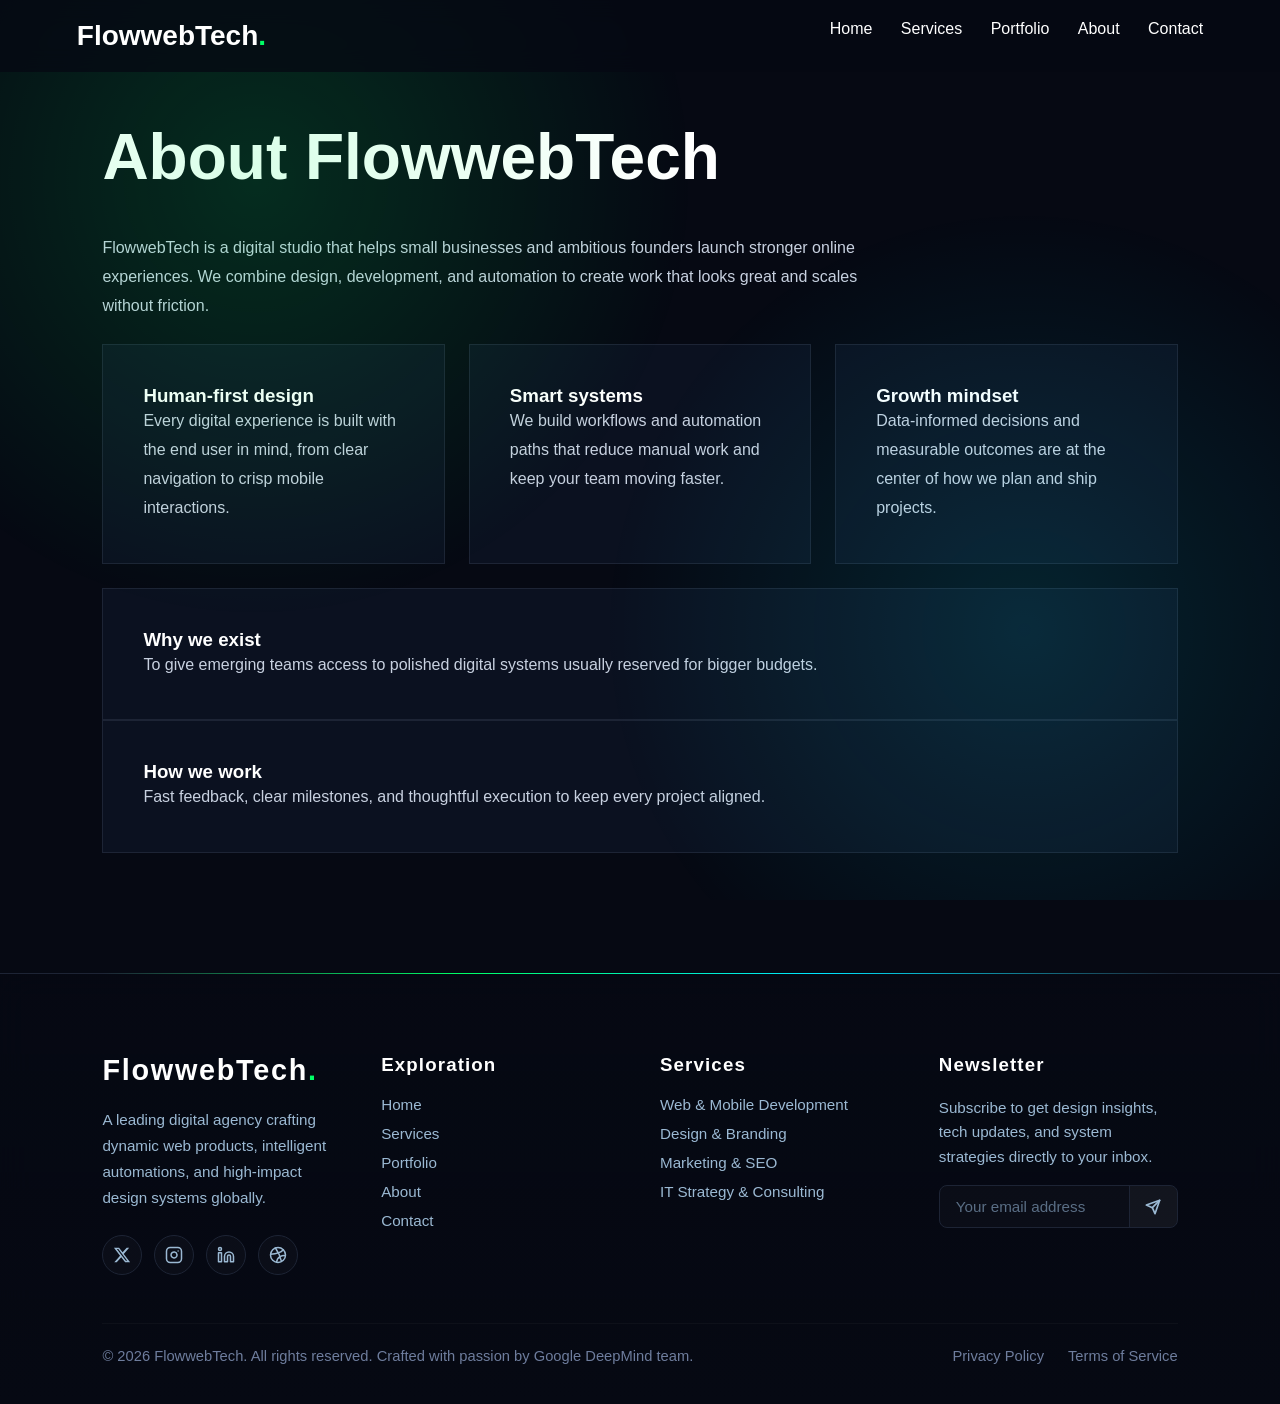
<file: about.html>
<!DOCTYPE html>
<html lang="en">

<head>
    <meta charset="UTF-8">
    <meta name="viewport" content="width=device-width,initial-scale=1">
    <title>About FlowwebTech</title>
    <link rel="icon" type="image/png" href="img/favicon.png">
    <link rel="stylesheet" href="css/style.css?v=12">
    <script src="js/main.js?v=15" defer></script>
</head>

<body>

    <nav class="nav">
        <div class="logo">FlowwebTech<span>.</span></div>
        <div class="links">
            <a href="index.html">Home</a>
            <a href="services.html">Services</a>
            <a href="portfolio.html">Portfolio</a>
            <a href="about.html">About</a>
            <a href="contact.html">Contact</a>
        </div>
    </nav>

    <section class="page">
        <h1>About FlowwebTech</h1>
        <div class="content">
            <p>FlowwebTech is a digital studio that helps small businesses and ambitious founders launch stronger online
                experiences. We combine design, development, and automation to create work that looks great and scales
                without friction.</p>
            <div class="grid">
                <div class="card">
                    <h3>Human-first design</h3>
                    <p>Every digital experience is built with the end user in mind, from clear navigation to crisp
                        mobile interactions.</p>
                </div>
                <div class="card">
                    <h3>Smart systems</h3>
                    <p>We build workflows and automation paths that reduce manual work and keep your team moving faster.
                    </p>
                </div>
                <div class="card">
                    <h3>Growth mindset</h3>
                    <p>Data-informed decisions and measurable outcomes are at the center of how we plan and ship
                        projects.</p>
                </div>
            </div>
            <div class="feature-list">
                <div class="card">
                    <h3>Why we exist</h3>
                    <p>To give emerging teams access to polished digital systems usually reserved for bigger budgets.
                    </p>
                </div>
                <div class="card">
                    <h3>How we work</h3>
                    <p>Fast feedback, clear milestones, and thoughtful execution to keep every project aligned.</p>
                </div>
            </div>
        </div>
    </section>

    <footer class="footer">
        <div class="footer-main">
            <div class="footer-col footer-brand">
                <h2>FlowwebTech<span>.</span></h2>
                <p>A leading digital agency crafting dynamic web products, intelligent automations, and high-impact
                    design systems globally.</p>
                <div class="footer-socials">
                    <a href="#" aria-label="X" class="social-icon">
                        <svg viewBox="0 0 24 24" width="18" height="18">
                            <path fill="currentColor"
                                d="M18.244 2.25h3.308l-7.227 8.26 8.502 11.24H16.17l-5.214-6.817L4.99 21.75H1.68l7.73-8.835L1.254 2.25H8.08l4.713 6.231zm-1.161 17.52h1.833L7.084 4.126H5.117z" />
                        </svg>
                    </a>
                    <a href="#" aria-label="Instagram" class="social-icon">
                        <svg viewBox="0 0 24 24" width="18" height="18" fill="none" stroke="currentColor"
                            stroke-width="2" stroke-linecap="round" stroke-linejoin="round">
                            <rect x="2" y="2" width="20" height="20" rx="5" ry="5"></rect>
                            <path d="M16 11.37A4 4 0 1 1 12.63 8 4 4 0 0 1 16 11.37z"></path>
                            <line x1="17.5" y1="6.5" x2="17.51" y2="6.5"></line>
                        </svg>
                    </a>
                    <a href="#" aria-label="LinkedIn" class="social-icon">
                        <svg viewBox="0 0 24 24" width="18" height="18" fill="none" stroke="currentColor"
                            stroke-width="2" stroke-linecap="round" stroke-linejoin="round">
                            <path d="M16 8a6 6 0 0 1 6 6v7h-4v-7a2 2 0 0 0-2-2 2 2 0 0 0-2 2v7h-4v-7a6 6 0 0 1 6-6z">
                            </path>
                            <rect x="2" y="9" width="4" height="12"></rect>
                            <circle cx="4" cy="4" r="2"></circle>
                        </svg>
                    </a>
                    <a href="#" aria-label="Dribbble" class="social-icon">
                        <svg viewBox="0 0 24 24" width="18" height="18" fill="none" stroke="currentColor"
                            stroke-width="2" stroke-linecap="round" stroke-linejoin="round">
                            <circle cx="12" cy="12" r="10"></circle>
                            <path
                                d="M8.56 2.75c4.37 6.03 6.02 9.42 8.03 17.72m2.54-15.38c-3.72 4.35-8.94 5.66-16.88 5.85m19.5 1.9c-3.5-.49-11.05 1-11.6 8.56">
                            </path>
                        </svg>
                    </a>
                </div>
            </div>
            <div class="footer-col">
                <h3>Exploration</h3>
                <a href="index.html" class="footer-link">Home</a>
                <a href="services.html" class="footer-link">Services</a>
                <a href="portfolio.html" class="footer-link">Portfolio</a>
                <a href="about.html" class="footer-link">About</a>
                <a href="contact.html" class="footer-link">Contact</a>
            </div>
            <div class="footer-col">
                <h3>Services</h3>
                <a href="services.html" class="footer-link">Web & Mobile Development</a>
                <a href="services.html" class="footer-link">Design & Branding</a>
                <a href="services.html" class="footer-link">Marketing & SEO</a>
                <a href="services.html" class="footer-link">IT Strategy & Consulting</a>
            </div>
            <div class="footer-col">
                <h3>Newsletter</h3>
                <p class="newsletter-desc">Subscribe to get design insights, tech updates, and system strategies
                    directly to your inbox.</p>
                <form class="newsletter-form" onsubmit="event.preventDefault(); const self = this; showCustomPopup('Subscribed!', 'Thank you for subscribing to our newsletter.', true, () => { self.reset(); });">
                    <input type="email" placeholder="Your email address" required aria-label="Email Address">
                    <button type="submit" aria-label="Subscribe">
                        <svg viewBox="0 0 24 24" width="16" height="16" fill="none" stroke="currentColor"
                            stroke-width="2.5" stroke-linecap="round" stroke-linejoin="round">
                            <line x1="22" y1="2" x2="11" y2="13"></line>
                            <polygon points="22 2 15 22 11 13 2 9 22 2"></polygon>
                        </svg>
                    </button>
                </form>
            </div>
        </div>
        <div class="footer-bottom">
            <p>© 2026 FlowwebTech. All rights reserved. Crafted with passion by Google DeepMind team.</p>
            <div class="footer-utility">
                <a href="#" class="footer-link">Privacy Policy</a>
                <a href="#" class="footer-link">Terms of Service</a>
            </div>
        </div>
    </footer>

</body>

</html>

</html>
</file>
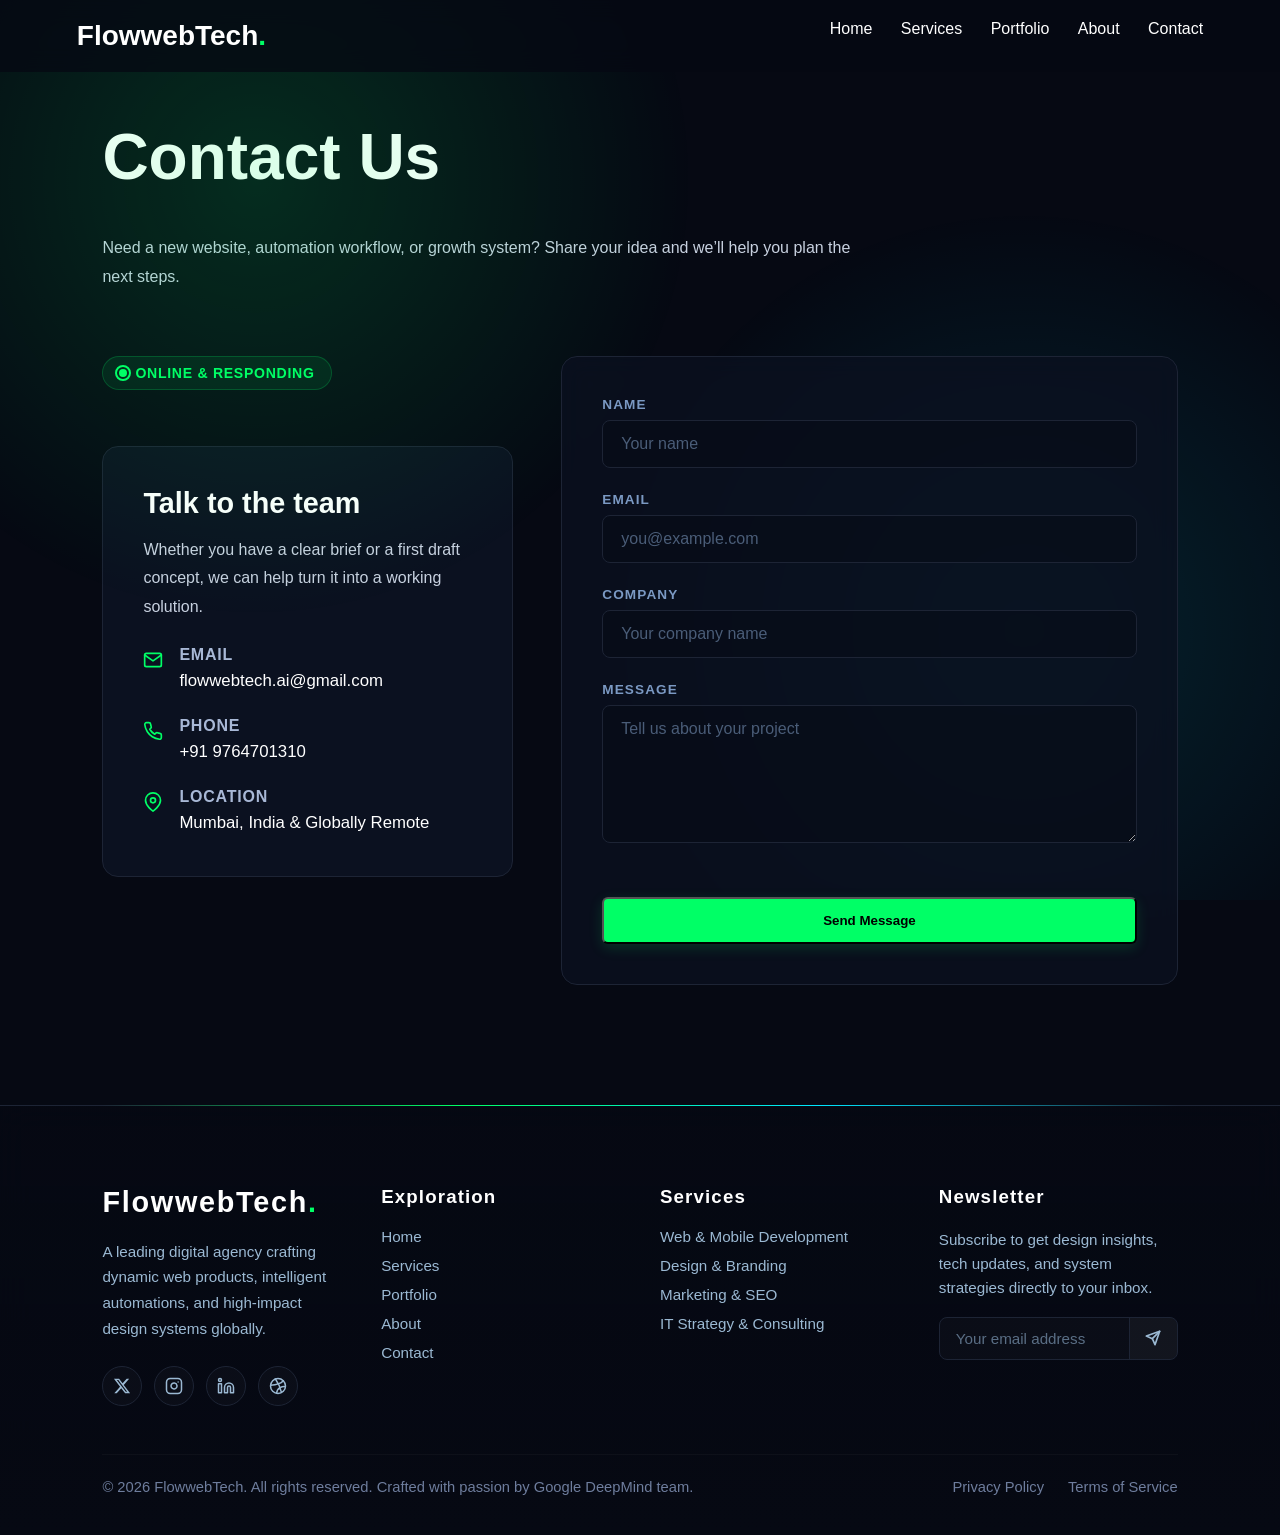
<file: contact.html>
<!DOCTYPE html>
<html lang="en">

<head>
    <meta charset="UTF-8">
    <meta name="viewport" content="width=device-width,initial-scale=1">
    <title>Contact</title>
    <link rel="icon" type="image/png" href="img/favicon.png">
    <link rel="stylesheet" href="css/style.css?v=12">
    <script src="js/main.js?v=15" defer></script>
</head>

<body>

    <nav class="nav">
        <div class="logo">FlowwebTech<span>.</span></div>
        <div class="links">
            <a href="index.html">Home</a>
            <a href="services.html">Services</a>
            <a href="portfolio.html">Portfolio</a>
            <a href="about.html">About</a>
            <a href="contact.html">Contact</a>
        </div>
    </nav>

    <section class="page">
        <h1>Contact Us</h1>
        <div class="content">
            <p>Need a new website, automation workflow, or growth system? Share your idea and we’ll help you plan the
                next steps.</p>
            <div class="contact-grid">
                <div class="contact-details">
                    <div class="status-badge">
                        <span class="status-dot"></span>
                        Online & responding
                    </div>
                    <div class="contact-info-card">
                        <h3>Talk to the team</h3>
                        <p>Whether you have a clear brief or a first draft concept, we can help turn it into a working
                            solution.</p>
                        <div class="contact-info-list">
                            <div class="contact-item">
                                <svg viewBox="0 0 24 24" width="20" height="20" fill="none" stroke="currentColor"
                                    stroke-width="2" stroke-linecap="round" stroke-linejoin="round">
                                    <path
                                        d="M4 4h16c1.1 0 2 .9 2 2v12c0 1.1-.9 2-2 2H4c-1.1 0-2-.9-2-2V6c0-1.1.9-2 2-2z">
                                    </path>
                                    <polyline points="22,6 12,13 2,6"></polyline>
                                </svg>
                                <div class="contact-item-text">
                                    <h4>Email</h4>
                                    <a href="mailto:flowwebtech.ai@gmail.com">flowwebtech.ai@gmail.com</a>
                                </div>
                            </div>
                            <div class="contact-item">
                                <svg viewBox="0 0 24 24" width="20" height="20" fill="none" stroke="currentColor"
                                    stroke-width="2" stroke-linecap="round" stroke-linejoin="round">
                                    <path
                                        d="M22 16.92v3a2 2 0 0 1-2.18 2 19.79 19.79 0 0 1-8.63-3.07 19.5 19.5 0 0 1-6-6 19.79 19.79 0 0 1-3.07-8.67A2 2 0 0 1 4.11 2h3a2 2 0 0 1 2 1.72 12.84 12.84 0 0 0 .7 2.81 2 2 0 0 1-.45 2.11L8.09 9.91a16 16 0 0 0 6 6l1.27-1.27a2 2 0 0 1 2.11-.45 12.84 12.84 0 0 0 2.81.7A2 2 0 0 1 22 16.92z">
                                    </path>
                                </svg>
                                <div class="contact-item-text">
                                    <h4>Phone</h4>
                                    <a href="tel:+919764701310">+91 9764701310</a>
                                </div>
                            </div>
                            <div class="contact-item">
                                <svg viewBox="0 0 24 24" width="20" height="20" fill="none" stroke="currentColor"
                                    stroke-width="2" stroke-linecap="round" stroke-linejoin="round">
                                    <path d="M21 10c0 7-9 13-9 13s-9-6-9-13a9 9 0 0 1 18 0z"></path>
                                    <circle cx="12" cy="10" r="3"></circle>
                                </svg>
                                <div class="contact-item-text">
                                    <h4>Location</h4>
                                    <p>Mumbai, India & Globally Remote</p>
                                </div>
                            </div>
                        </div>
                    </div>
                </div>
                <form class="contact-form" action="https://formsubmit.co/flowwebtech.ai@gmail.com" method="POST">
                    <div class="form-group">
                        <label for="name">Name</label>
                        <input id="name" name="name" type="text" placeholder="Your name" required>
                    </div>
                    <div class="form-group">
                        <label for="email">Email</label>
                        <input id="email" name="email" type="email" placeholder="you@example.com" required>
                    </div>
                    <div class="form-group">
                        <label for="company">Company</label>
                        <input id="company" name="company" type="text" placeholder="Your company name">
                    </div>
                    <div class="form-group">
                        <label for="message">Message</label>
                        <textarea id="message" name="message" rows="6" placeholder="Tell us about your project"
                            required></textarea>
                    </div>
                    <button type="submit" class="btn">Send Message</button>
                </form>
            </div>
        </div>
    </section>

    <footer class="footer">
        <div class="footer-main">
            <div class="footer-col footer-brand">
                <h2>FlowwebTech<span>.</span></h2>
                <p>A leading digital agency crafting dynamic web products, intelligent automations, and high-impact
                    design systems globally.</p>
                <div class="footer-socials">
                    <a href="#" aria-label="X" class="social-icon">
                        <svg viewBox="0 0 24 24" width="18" height="18">
                            <path fill="currentColor"
                                d="M18.244 2.25h3.308l-7.227 8.26 8.502 11.24H16.17l-5.214-6.817L4.99 21.75H1.68l7.73-8.835L1.254 2.25H8.08l4.713 6.231zm-1.161 17.52h1.833L7.084 4.126H5.117z" />
                        </svg>
                    </a>
                    <a href="#" aria-label="Instagram" class="social-icon">
                        <svg viewBox="0 0 24 24" width="18" height="18" fill="none" stroke="currentColor"
                            stroke-width="2" stroke-linecap="round" stroke-linejoin="round">
                            <rect x="2" y="2" width="20" height="20" rx="5" ry="5"></rect>
                            <path d="M16 11.37A4 4 0 1 1 12.63 8 4 4 0 0 1 16 11.37z"></path>
                            <line x1="17.5" y1="6.5" x2="17.51" y2="6.5"></line>
                        </svg>
                    </a>
                    <a href="#" aria-label="LinkedIn" class="social-icon">
                        <svg viewBox="0 0 24 24" width="18" height="18" fill="none" stroke="currentColor"
                            stroke-width="2" stroke-linecap="round" stroke-linejoin="round">
                            <path d="M16 8a6 6 0 0 1 6 6v7h-4v-7a2 2 0 0 0-2-2 2 2 0 0 0-2 2v7h-4v-7a6 6 0 0 1 6-6z">
                            </path>
                            <rect x="2" y="9" width="4" height="12"></rect>
                            <circle cx="4" cy="4" r="2"></circle>
                        </svg>
                    </a>
                    <a href="#" aria-label="Dribbble" class="social-icon">
                        <svg viewBox="0 0 24 24" width="18" height="18" fill="none" stroke="currentColor"
                            stroke-width="2" stroke-linecap="round" stroke-linejoin="round">
                            <circle cx="12" cy="12" r="10"></circle>
                            <path
                                d="M8.56 2.75c4.37 6.03 6.02 9.42 8.03 17.72m2.54-15.38c-3.72 4.35-8.94 5.66-16.88 5.85m19.5 1.9c-3.5-.49-11.05 1-11.6 8.56">
                            </path>
                        </svg>
                    </a>
                </div>
            </div>
            <div class="footer-col">
                <h3>Exploration</h3>
                <a href="index.html" class="footer-link">Home</a>
                <a href="services.html" class="footer-link">Services</a>
                <a href="portfolio.html" class="footer-link">Portfolio</a>
                <a href="about.html" class="footer-link">About</a>
                <a href="contact.html" class="footer-link">Contact</a>
            </div>
            <div class="footer-col">
                <h3>Services</h3>
                <a href="services.html" class="footer-link">Web & Mobile Development</a>
                <a href="services.html" class="footer-link">Design & Branding</a>
                <a href="services.html" class="footer-link">Marketing & SEO</a>
                <a href="services.html" class="footer-link">IT Strategy & Consulting</a>
            </div>
            <div class="footer-col">
                <h3>Newsletter</h3>
                <p class="newsletter-desc">Subscribe to get design insights, tech updates, and system strategies
                    directly to your inbox.</p>
                <form class="newsletter-form" onsubmit="event.preventDefault(); const self = this; showCustomPopup('Subscribed!', 'Thank you for subscribing to our newsletter.', true, () => { self.reset(); });">
                    <input type="email" placeholder="Your email address" required aria-label="Email Address">
                    <button type="submit" aria-label="Subscribe">
                        <svg viewBox="0 0 24 24" width="16" height="16" fill="none" stroke="currentColor"
                            stroke-width="2.5" stroke-linecap="round" stroke-linejoin="round">
                            <line x1="22" y1="2" x2="11" y2="13"></line>
                            <polygon points="22 2 15 22 11 13 2 9 22 2"></polygon>
                        </svg>
                    </button>
                </form>
            </div>
        </div>
        <div class="footer-bottom">
            <p>© 2026 FlowwebTech. All rights reserved. Crafted with passion by Google DeepMind team.</p>
            <div class="footer-utility">
                <a href="#" class="footer-link">Privacy Policy</a>
                <a href="#" class="footer-link">Terms of Service</a>
            </div>
        </div>
    </footer>

</body>

</html>

</html>
</file>
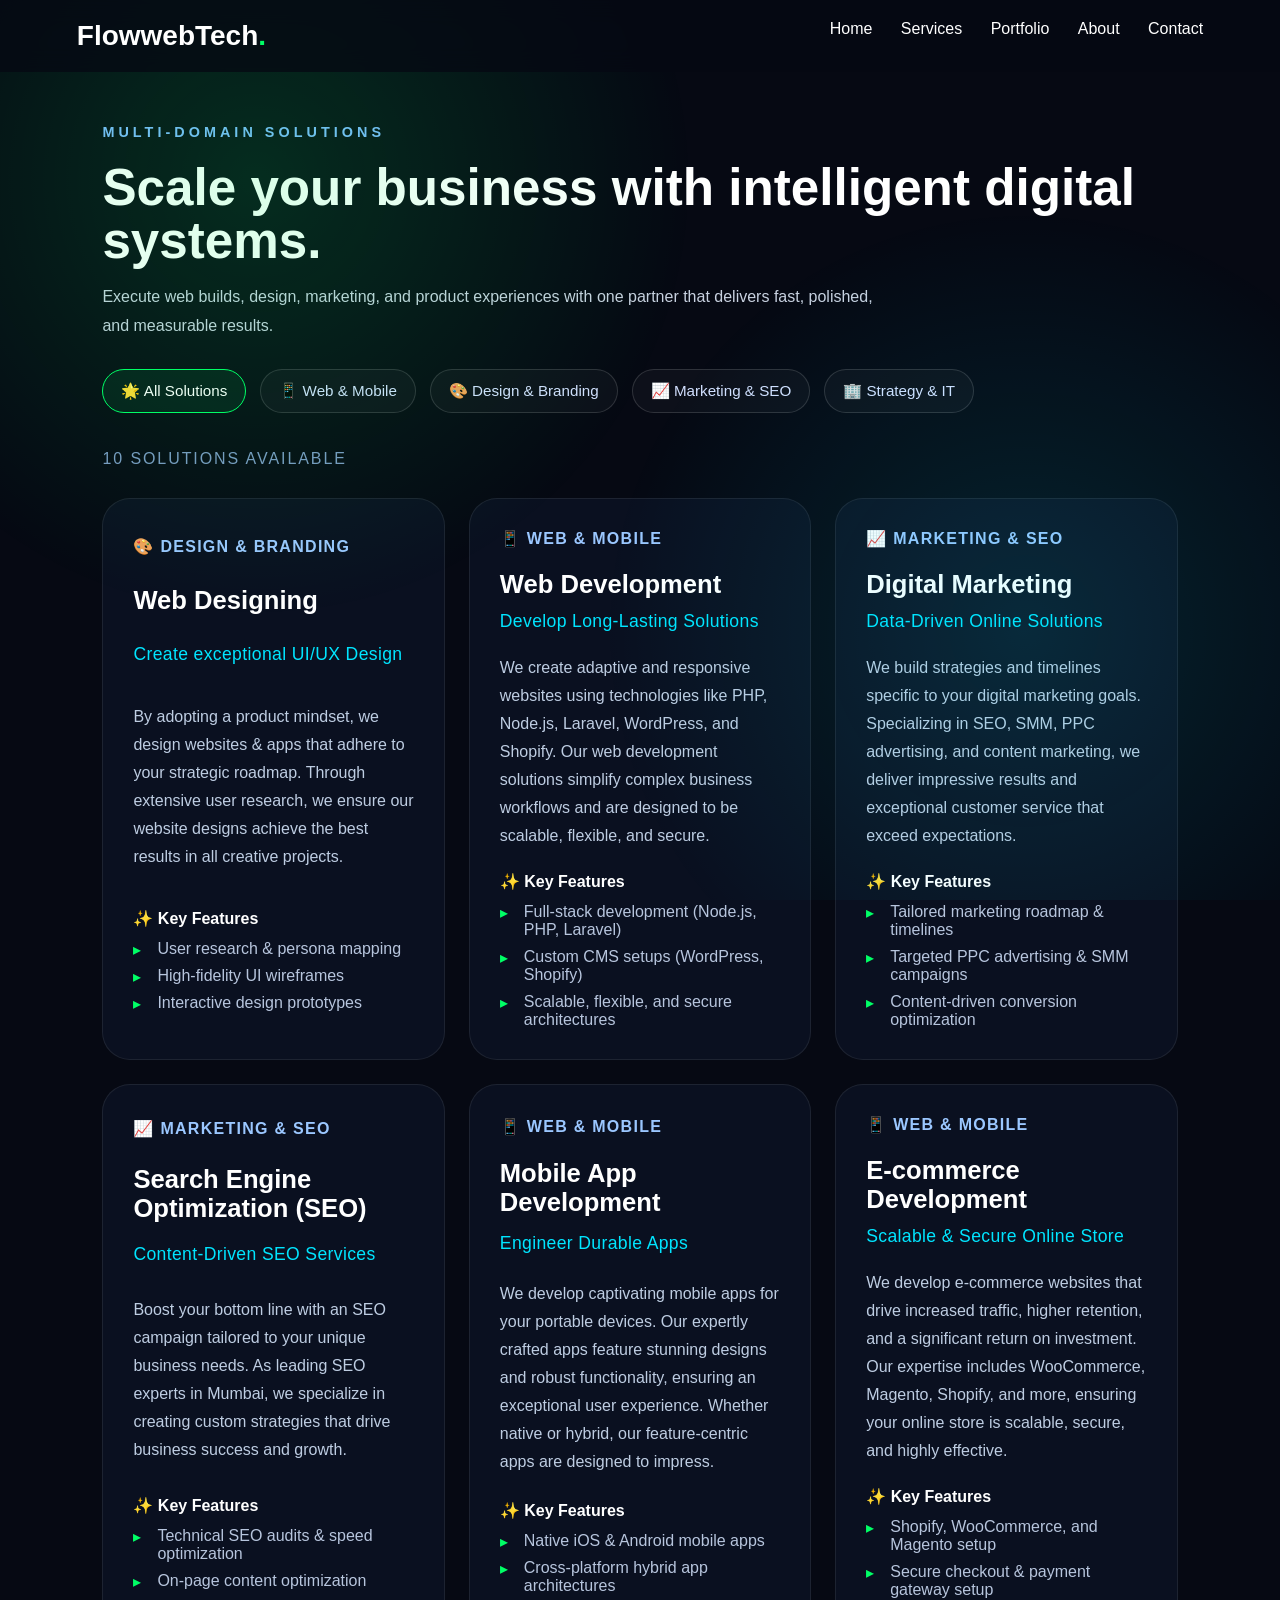
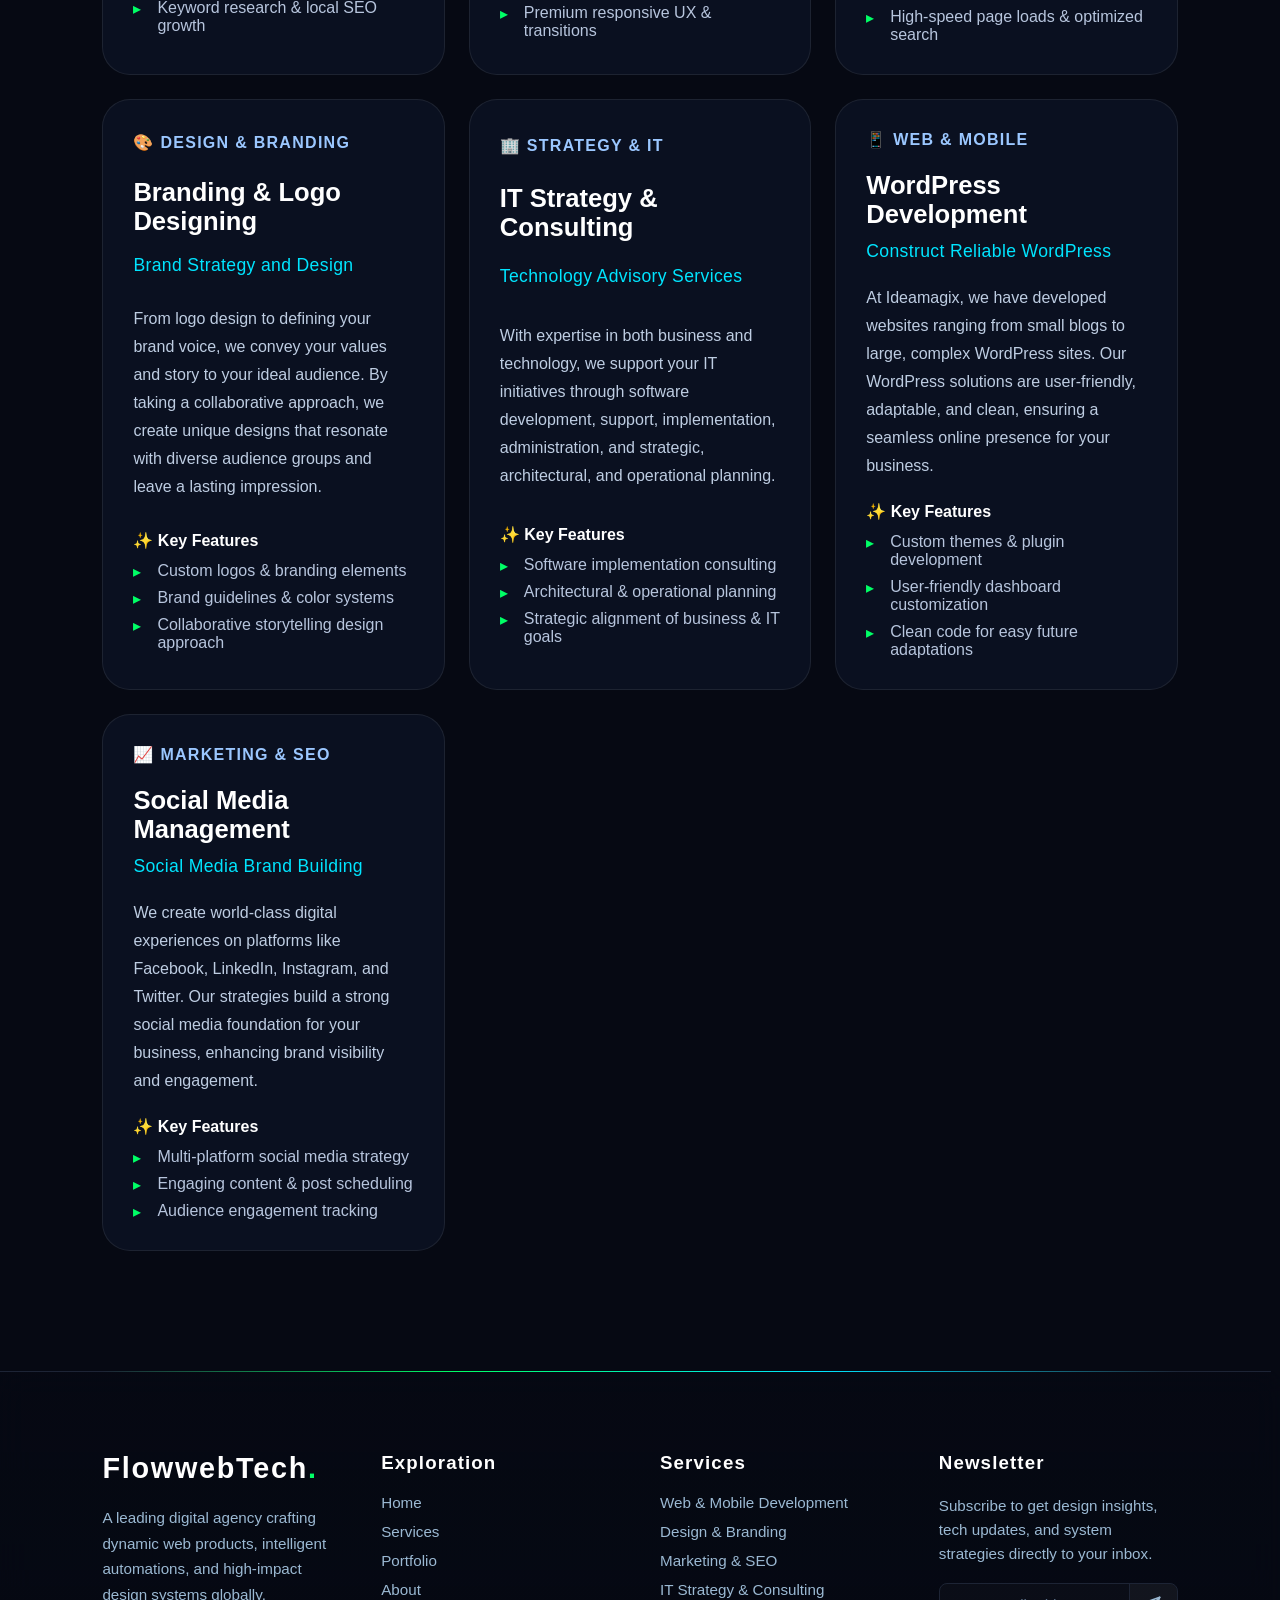
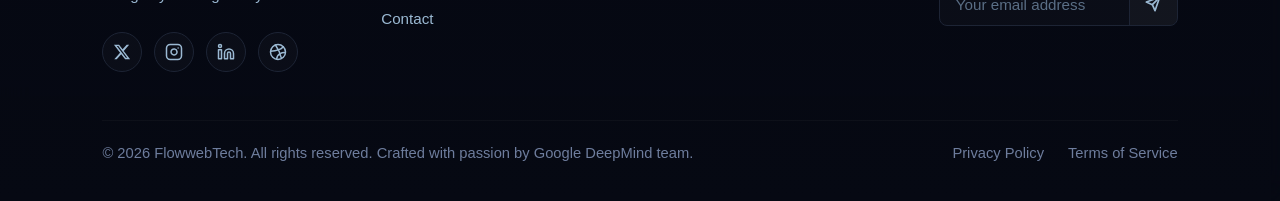
<file: services.html>
<!DOCTYPE html>
<html lang="en">

<head>
    <meta charset="UTF-8">
    <meta name="viewport" content="width=device-width,initial-scale=1">
    <title>Services</title>
    <link rel="icon" type="image/png" href="img/favicon.png">
    <link rel="stylesheet" href="css/style.css?v=12">
    <script src="js/main.js?v=15" defer></script>
</head>

<body>

    <nav class="nav">
        <div class="logo">FlowwebTech<span>.</span></div>
        <div class="links">
            <a href="index.html">Home</a>
            <a href="services.html">Services</a>
            <a href="portfolio.html">Portfolio</a>
            <a href="about.html">About</a>
            <a href="contact.html">Contact</a>
        </div>
    </nav>

    <section class="page services-page">
        <div class="services-hero">
            <div>
                <p class="eyebrow">Multi-Domain Solutions</p>
                <h1>Scale your business with intelligent digital systems.</h1>
                <p>Execute web builds, design, marketing, and product experiences with one partner that delivers fast, polished, and measurable results.</p>
            </div>
            <div class="service-filters">
                <button class="service-chip active" data-filter="all">🌟 All Solutions</button>
                <button class="service-chip" data-filter="web-mobile">📱 Web & Mobile</button>
                <button class="service-chip" data-filter="design-branding">🎨 Design & Branding</button>
                <button class="service-chip" data-filter="marketing-seo">📈 Marketing & SEO</button>
                <button class="service-chip" data-filter="strategy-it">🏢 Strategy & IT</button>
            </div>
        </div>

        <div class="service-summary">
            <p>10 Solutions Available</p>
        </div>

        <div class="service-grid">
            <article class="service-card" data-category="design-branding">
                <span class="service-tag">🎨 Design & Branding</span>
                <h3>Web Designing</h3>
                <h4 class="service-subtitle">Create exceptional UI/UX Design</h4>
                <p>By adopting a product mindset, we design websites & apps that adhere to your strategic roadmap. Through extensive user research, we ensure our website designs achieve the best results in all creative projects.</p>
                <div class="service-meta">
                    <div>
                        <h4>✨ Key Features</h4>
                        <ul>
                            <li>User research & persona mapping</li>
                            <li>High-fidelity UI wireframes</li>
                            <li>Interactive design prototypes</li>
                        </ul>
                    </div>
                </div>
            </article>

            <article class="service-card" data-category="web-mobile">
                <span class="service-tag">📱 Web & Mobile</span>
                <h3>Web Development</h3>
                <h4 class="service-subtitle">Develop Long-Lasting Solutions</h4>
                <p>We create adaptive and responsive websites using technologies like PHP, Node.js, Laravel, WordPress, and Shopify. Our web development solutions simplify complex business workflows and are designed to be scalable, flexible, and secure.</p>
                <div class="service-meta">
                    <div>
                        <h4>✨ Key Features</h4>
                        <ul>
                            <li>Full-stack development (Node.js, PHP, Laravel)</li>
                            <li>Custom CMS setups (WordPress, Shopify)</li>
                            <li>Scalable, flexible, and secure architectures</li>
                        </ul>
                    </div>
                </div>
            </article>

            <article class="service-card" data-category="marketing-seo">
                <span class="service-tag">📈 Marketing & SEO</span>
                <h3>Digital Marketing</h3>
                <h4 class="service-subtitle">Data-Driven Online Solutions</h4>
                <p>We build strategies and timelines specific to your digital marketing goals. Specializing in SEO, SMM, PPC advertising, and content marketing, we deliver impressive results and exceptional customer service that exceed expectations.</p>
                <div class="service-meta">
                    <div>
                        <h4>✨ Key Features</h4>
                        <ul>
                            <li>Tailored marketing roadmap & timelines</li>
                            <li>Targeted PPC advertising & SMM campaigns</li>
                            <li>Content-driven conversion optimization</li>
                        </ul>
                    </div>
                </div>
            </article>

            <article class="service-card" data-category="marketing-seo">
                <span class="service-tag">📈 Marketing & SEO</span>
                <h3>Search Engine Optimization (SEO)</h3>
                <h4 class="service-subtitle">Content-Driven SEO Services</h4>
                <p>Boost your bottom line with an SEO campaign tailored to your unique business needs. As leading SEO experts in Mumbai, we specialize in creating custom strategies that drive business success and growth.</p>
                <div class="service-meta">
                    <div>
                        <h4>✨ Key Features</h4>
                        <ul>
                            <li>Technical SEO audits & speed optimization</li>
                            <li>On-page content optimization</li>
                            <li>Keyword research & local SEO growth</li>
                        </ul>
                    </div>
                </div>
            </article>

            <article class="service-card" data-category="web-mobile">
                <span class="service-tag">📱 Web & Mobile</span>
                <h3>Mobile App Development</h3>
                <h4 class="service-subtitle">Engineer Durable Apps</h4>
                <p>We develop captivating mobile apps for your portable devices. Our expertly crafted apps feature stunning designs and robust functionality, ensuring an exceptional user experience. Whether native or hybrid, our feature-centric apps are designed to impress.</p>
                <div class="service-meta">
                    <div>
                        <h4>✨ Key Features</h4>
                        <ul>
                            <li>Native iOS & Android mobile apps</li>
                            <li>Cross-platform hybrid app architectures</li>
                            <li>Premium responsive UX & transitions</li>
                        </ul>
                    </div>
                </div>
            </article>

            <article class="service-card" data-category="web-mobile">
                <span class="service-tag">📱 Web & Mobile</span>
                <h3>E-commerce Development</h3>
                <h4 class="service-subtitle">Scalable & Secure Online Store</h4>
                <p>We develop e-commerce websites that drive increased traffic, higher retention, and a significant return on investment. Our expertise includes WooCommerce, Magento, Shopify, and more, ensuring your online store is scalable, secure, and highly effective.</p>
                <div class="service-meta">
                    <div>
                        <h4>✨ Key Features</h4>
                        <ul>
                            <li>Shopify, WooCommerce, and Magento setup</li>
                            <li>Secure checkout & payment gateway setup</li>
                            <li>High-speed page loads & optimized search</li>
                        </ul>
                    </div>
                </div>
            </article>

            <article class="service-card" data-category="design-branding">
                <span class="service-tag">🎨 Design & Branding</span>
                <h3>Branding & Logo Designing</h3>
                <h4 class="service-subtitle">Brand Strategy and Design</h4>
                <p>From logo design to defining your brand voice, we convey your values and story to your ideal audience. By taking a collaborative approach, we create unique designs that resonate with diverse audience groups and leave a lasting impression.</p>
                <div class="service-meta">
                    <div>
                        <h4>✨ Key Features</h4>
                        <ul>
                            <li>Custom logos & branding elements</li>
                            <li>Brand guidelines & color systems</li>
                            <li>Collaborative storytelling design approach</li>
                        </ul>
                    </div>
                </div>
            </article>

            <article class="service-card" data-category="strategy-it">
                <span class="service-tag">🏢 Strategy & IT</span>
                <h3>IT Strategy & Consulting</h3>
                <h4 class="service-subtitle">Technology Advisory Services</h4>
                <p>With expertise in both business and technology, we support your IT initiatives through software development, support, implementation, administration, and strategic, architectural, and operational planning.</p>
                <div class="service-meta">
                    <div>
                        <h4>✨ Key Features</h4>
                        <ul>
                            <li>Software implementation consulting</li>
                            <li>Architectural & operational planning</li>
                            <li>Strategic alignment of business & IT goals</li>
                        </ul>
                    </div>
                </div>
            </article>

            <article class="service-card" data-category="web-mobile">
                <span class="service-tag">📱 Web & Mobile</span>
                <h3>WordPress Development</h3>
                <h4 class="service-subtitle">Construct Reliable WordPress</h4>
                <p>At Ideamagix, we have developed websites ranging from small blogs to large, complex WordPress sites. Our WordPress solutions are user-friendly, adaptable, and clean, ensuring a seamless online presence for your business.</p>
                <div class="service-meta">
                    <div>
                        <h4>✨ Key Features</h4>
                        <ul>
                            <li>Custom themes & plugin development</li>
                            <li>User-friendly dashboard customization</li>
                            <li>Clean code for easy future adaptations</li>
                        </ul>
                    </div>
                </div>
            </article>

            <article class="service-card" data-category="marketing-seo">
                <span class="service-tag">📈 Marketing & SEO</span>
                <h3>Social Media Management</h3>
                <h4 class="service-subtitle">Social Media Brand Building</h4>
                <p>We create world-class digital experiences on platforms like Facebook, LinkedIn, Instagram, and Twitter. Our strategies build a strong social media foundation for your business, enhancing brand visibility and engagement.</p>
                <div class="service-meta">
                    <div>
                        <h4>✨ Key Features</h4>
                        <ul>
                            <li>Multi-platform social media strategy</li>
                            <li>Engaging content & post scheduling</li>
                            <li>Audience engagement tracking</li>
                        </ul>
                    </div>
                </div>
            </article>
        </div>
    </section>

    <footer class="footer">
        <div class="footer-main">
            <div class="footer-col footer-brand">
                <h2>FlowwebTech<span>.</span></h2>
                <p>A leading digital agency crafting dynamic web products, intelligent automations, and high-impact
                    design systems globally.</p>
                <div class="footer-socials">
                    <a href="#" aria-label="X" class="social-icon">
                        <svg viewBox="0 0 24 24" width="18" height="18">
                            <path fill="currentColor"
                                d="M18.244 2.25h3.308l-7.227 8.26 8.502 11.24H16.17l-5.214-6.817L4.99 21.75H1.68l7.73-8.835L1.254 2.25H8.08l4.713 6.231zm-1.161 17.52h1.833L7.084 4.126H5.117z" />
                        </svg>
                    </a>
                    <a href="#" aria-label="Instagram" class="social-icon">
                        <svg viewBox="0 0 24 24" width="18" height="18" fill="none" stroke="currentColor"
                            stroke-width="2" stroke-linecap="round" stroke-linejoin="round">
                            <rect x="2" y="2" width="20" height="20" rx="5" ry="5"></rect>
                            <path d="M16 11.37A4 4 0 1 1 12.63 8 4 4 0 0 1 16 11.37z"></path>
                            <line x1="17.5" y1="6.5" x2="17.51" y2="6.5"></line>
                        </svg>
                    </a>
                    <a href="#" aria-label="LinkedIn" class="social-icon">
                        <svg viewBox="0 0 24 24" width="18" height="18" fill="none" stroke="currentColor"
                            stroke-width="2" stroke-linecap="round" stroke-linejoin="round">
                            <path d="M16 8a6 6 0 0 1 6 6v7h-4v-7a2 2 0 0 0-2-2 2 2 0 0 0-2 2v7h-4v-7a6 6 0 0 1 6-6z">
                            </path>
                            <rect x="2" y="9" width="4" height="12"></rect>
                            <circle cx="4" cy="4" r="2"></circle>
                        </svg>
                    </a>
                    <a href="#" aria-label="Dribbble" class="social-icon">
                        <svg viewBox="0 0 24 24" width="18" height="18" fill="none" stroke="currentColor"
                            stroke-width="2" stroke-linecap="round" stroke-linejoin="round">
                            <circle cx="12" cy="12" r="10"></circle>
                            <path
                                d="M8.56 2.75c4.37 6.03 6.02 9.42 8.03 17.72m2.54-15.38c-3.72 4.35-8.94 5.66-16.88 5.85m19.5 1.9c-3.5-.49-11.05 1-11.6 8.56">
                            </path>
                        </svg>
                    </a>
                </div>
            </div>
            <div class="footer-col">
                <h3>Exploration</h3>
                <a href="index.html" class="footer-link">Home</a>
                <a href="services.html" class="footer-link">Services</a>
                <a href="portfolio.html" class="footer-link">Portfolio</a>
                <a href="about.html" class="footer-link">About</a>
                <a href="contact.html" class="footer-link">Contact</a>
            </div>
            <div class="footer-col">
                <h3>Services</h3>
                <a href="services.html" class="footer-link">Web & Mobile Development</a>
                <a href="services.html" class="footer-link">Design & Branding</a>
                <a href="services.html" class="footer-link">Marketing & SEO</a>
                <a href="services.html" class="footer-link">IT Strategy & Consulting</a>
            </div>
            <div class="footer-col">
                <h3>Newsletter</h3>
                <p class="newsletter-desc">Subscribe to get design insights, tech updates, and system strategies
                    directly to your inbox.</p>
                <form class="newsletter-form" onsubmit="event.preventDefault(); const self = this; showCustomPopup('Subscribed!', 'Thank you for subscribing to our newsletter.', true, () => { self.reset(); });">
                    <input type="email" placeholder="Your email address" required aria-label="Email Address">
                    <button type="submit" aria-label="Subscribe">
                        <svg viewBox="0 0 24 24" width="16" height="16" fill="none" stroke="currentColor"
                            stroke-width="2.5" stroke-linecap="round" stroke-linejoin="round">
                            <line x1="22" y1="2" x2="11" y2="13"></line>
                            <polygon points="22 2 15 22 11 13 2 9 22 2"></polygon>
                        </svg>
                    </button>
                </form>
            </div>
        </div>
        <div class="footer-bottom">
            <p>© 2026 FlowwebTech. All rights reserved. Crafted with passion by Google DeepMind team.</p>
            <div class="footer-utility">
                <a href="#" class="footer-link">Privacy Policy</a>
                <a href="#" class="footer-link">Terms of Service</a>
            </div>
        </div>
    </footer>

</body>

</html>

</html>
</file>
<file: css/style.css>
:root {
  --bg: #060913;
  --surface: #0b1120;
  --green: #00ff66;
  --blue: #00e5ff;
  --text: #fff;
  --border-color: #1d2435;
}

* {
  margin: 0;
  padding: 0;
  box-sizing: border-box;
}

body {
  background: var(--bg);
  color: var(--text);
  font-family: Inter, Arial, sans-serif;
  overflow-x: hidden;
}

body:before {
  content: "";
  position: fixed;
  inset: 0;
  background: radial-gradient(circle at 20% 20%, rgba(0, 255, 102, 0.15), transparent 35%),
    radial-gradient(circle at 80% 70%, rgba(0, 229, 255, 0.12), transparent 35%);
  pointer-events: none;
}

.nav {
  position: fixed;
  width: 100%;
  padding: 20px 6%;
  display: flex;
  justify-content: space-between;
  background: rgba(6, 9, 19, 0.75);
  backdrop-filter: blur(12px);
  z-index: 10;
}

.logo {
  font-size: 28px;
  font-weight: 700;
}

.logo span {
  color: var(--green);
}

.links a {
  color: white;
  text-decoration: none;
  margin-left: 24px;
}

.hero {
  height: 100vh;
  display: flex;
  align-items: center;
  justify-content: center;
  text-align: center;
  position: relative;
}

#bg {
  position: fixed;
  inset: 0;
  z-index: -1;
  pointer-events: none;
}

.hero-content {
  position: relative;
  z-index: 2;
}

.hero h1 {
  font-size: clamp(3rem, 8vw, 7rem);
}

.hero h1 span {
  color: var(--green);
}

.hero p {
  margin-top: 15px;
  font-size: 1.2rem;
  color: #ccc;
}

.btn {
  display: inline-block;
  margin-top: 30px;
  padding: 14px 28px;
  background: var(--green);
  color: black;
  text-decoration: none;
  font-weight: 700;
  border-radius: 6px;
  position: relative;
  overflow: hidden;
  z-index: 1;
  box-shadow: 0 4px 14px rgba(0, 255, 102, 0.15);
  transition: transform 0.3s cubic-bezier(0.2, 0.8, 0.2, 1), box-shadow 0.3s ease;
}

.btn::before {
  content: "";
  position: absolute;
  top: 0;
  left: 0;
  width: 100%;
  height: 100%;
  background: linear-gradient(90deg, var(--green), var(--blue));
  z-index: -1;
  opacity: 0;
  transition: opacity 0.35s ease;
}

.btn:hover {
  transform: translateY(-3px);
  box-shadow: 0 6px 20px rgba(0, 229, 255, 0.25);
}

.btn:hover::before {
  opacity: 1;
}

.section,
.page {
  padding: 120px 8%;
  min-height: 70vh;
}

.section h2,
.page h1 {
  font-size: 4rem;
  margin-bottom: 40px;
}

.grid {
  display: grid;
  grid-template-columns: repeat(auto-fit, minmax(250px, 1fr));
  gap: 24px;

}

.card {
  background: var(--surface);
  padding: 40px;
  border: 1px solid var(--border-color);
  transition: 0.3s;
}

.card:hover {
  transform: translateY(-10px);
  border-color: var(--green);
}

.page .content {
  max-width: 1080px;
  margin: 0 auto;
  display: grid;
  gap: 24px;
}

.page p {
  color: #c8d1e0;
  line-height: 1.8;
  max-width: 780px;
}

.services-hero {
  display: grid;
  gap: 28px;
  max-width: 1080px;
  margin: 0 auto 32px;
}

.services-hero h1 {
  font-size: clamp(3rem, 4vw, 4.6rem);
  margin: 0.5rem 0 1rem;
  line-height: 1.03;
}

.services-hero .eyebrow {
  text-transform: uppercase;
  letter-spacing: 0.28em;
  color: #7eb8ff;
  font-size: 0.9rem;
  margin-bottom: 1rem;
}

.service-filters {
  display: flex;
  flex-wrap: wrap;
  gap: 14px;
}

.service-chip {
  border: 1px solid rgba(255, 255, 255, 0.14);
  background: rgba(255, 255, 255, 0.03);
  color: #d3e0ff;
  padding: 12px 18px;
  border-radius: 999px;
  cursor: pointer;
  transition: all 0.2s ease;
  font-size: 0.95rem;
}

.service-chip:hover,
.service-chip.active {
  border-color: var(--green);
  color: var(--text);
  background: rgba(0, 255, 102, 0.08);
}

.service-summary {
  max-width: 1080px;
  margin: 0 auto 24px;
}

.service-summary p {
  color: #7b99c3;
  letter-spacing: 0.12em;
  text-transform: uppercase;
  margin: 0;
}

.service-grid {
  display: grid;
  grid-template-columns: repeat(auto-fit, minmax(300px, 1fr));
  gap: 24px;
  max-width: 1080px;
  margin: 0 auto;
}

.service-card {
  background: rgba(11, 17, 33, 0.95);
  border: 1px solid rgba(255, 255, 255, 0.08);
  border-radius: 28px;
  padding: 30px;
  display: grid;
  gap: 22px;
  transition: transform 0.25s ease, border-color 0.25s ease;
}

.service-card:hover {
  transform: translateY(-10px);
  border-color: var(--green);
}

.service-tag {
  display: inline-flex;
  align-items: center;
  gap: 0.5rem;
  color: #9bc7ff;
  font-weight: 600;
  text-transform: uppercase;
  letter-spacing: 0.08em;
}

.service-card h3 {
  margin: 0;
  font-size: 1.6rem;
}

.service-subtitle {
  margin-top: -10px;
  font-size: 1.1rem;
  color: var(--blue);
  font-weight: 500;
  letter-spacing: 0.02em;
}

.service-card p {
  color: #becde2;
  margin: 0;
  line-height: 1.75;
}

.service-meta {
  display: grid;
  gap: 18px;
}

.service-meta h4 {
  margin: 0 0 12px;
  font-size: 1rem;
  color: #fff;
}

.service-meta ul {
  list-style: none;
  margin: 0;
  padding: 0;
  display: grid;
  gap: 9px;
}

.service-meta ul li {
  position: relative;
  padding-left: 24px;
  color: #b7c5dd;
}

.service-meta ul li::before {
  content: '▸';
  position: absolute;
  left: 0;
  color: var(--green);
}

.service-meta p {
  margin: 0;
  color: #a8b8d6;
}

.footer {
  background: linear-gradient(180deg, rgba(6, 9, 19, 0.8) 0%, #060913 100%);
  border-top: 1px solid var(--border-color);
  padding: 80px 8% 40px;
  position: relative;
  backdrop-filter: blur(16px);
}

.footer::before {
  content: "";
  position: absolute;
  top: -1px;
  left: 8%;
  right: 8%;
  height: 1px;
  background: linear-gradient(90deg, transparent, var(--green), var(--blue), transparent);
}

.footer-main {
  display: grid;
  grid-template-columns: repeat(auto-fit, minmax(220px, 1fr));
  gap: 40px;
  max-width: 1200px;
  margin: 0 auto 48px;
}

.footer-col h2,
.footer-col h3 {
  margin-bottom: 20px;
  color: #fff;
  letter-spacing: 0.06em;
}

.footer-brand h2 {
  font-size: 1.8rem;
  font-weight: 700;
}

.footer-brand h2 span {
  color: var(--green);
}

.footer-brand p {
  color: #9bb9d3;
  line-height: 1.7;
  font-size: 0.95rem;
  margin-bottom: 24px;
}

.footer-socials {
  display: flex;
  gap: 12px;
}

.social-icon {
  display: flex;
  align-items: center;
  justify-content: center;
  width: 40px;
  height: 40px;
  border-radius: 50%;
  background: rgba(255, 255, 255, 0.02);
  border: 1px solid var(--border-color);
  color: #9bb9d3;
  transition: all 0.3s cubic-bezier(0.2, 0.8, 0.2, 1);
}

.social-icon:hover {
  color: #fff;
  border-color: var(--green);
  background: rgba(0, 255, 102, 0.08);
  transform: translateY(-3px);
  box-shadow: 0 4px 12px rgba(0, 255, 102, 0.15);
}

.footer-col .footer-link {
  display: block;
  margin-bottom: 12px;
  color: #9bb9d3;
  text-decoration: none;
  font-size: 0.95rem;
  transition: all 0.25s ease;
  width: fit-content;
}

.footer-col .footer-link:hover {
  color: var(--green);
  transform: translateX(4px);
}

.newsletter-desc {
  font-size: 0.95rem;
  color: #9bb9d3;
  line-height: 1.6;
  margin-bottom: 16px;
}

.newsletter-form {
  display: flex;
  position: relative;
  border-radius: 8px;
  overflow: hidden;
  border: 1px solid var(--border-color);
  background: rgba(255, 255, 255, 0.02);
  transition: border-color 0.3s ease, box-shadow 0.3s ease;
}

.newsletter-form:focus-within {
  border-color: var(--green);
  box-shadow: 0 0 12px rgba(0, 255, 102, 0.1);
}

.newsletter-form input {
  flex: 1;
  background: transparent;
  border: none;
  padding: 12px 16px;
  color: #fff;
  font-family: inherit;
  font-size: 0.95rem;
  outline: none;
  min-width: 0;
}

.newsletter-form input::placeholder {
  color: #5a6e85;
}

.newsletter-form button {
  background: rgba(255, 255, 255, 0.03);
  border: none;
  border-left: 1px solid var(--border-color);
  color: #9bb9d3;
  width: 48px;
  cursor: pointer;
  display: flex;
  align-items: center;
  justify-content: center;
  transition: all 0.25s ease;
}

.newsletter-form button:hover {
  background: var(--green);
  color: #000;
  border-left-color: var(--green);
}

.footer-bottom {
  display: flex;
  flex-wrap: wrap;
  justify-content: space-between;
  gap: 20px;
  align-items: center;
  max-width: 1200px;
  margin: 0 auto;
  border-top: 1px solid rgba(255, 255, 255, 0.03);
  padding-top: 24px;
}

.footer-bottom p {
  margin: 0;
  color: #6e7d9d;
  font-size: 0.92rem;
}

.footer-utility {
  display: flex;
  gap: 24px;
}

.footer-utility .footer-link {
  color: #6e7d9d;
  text-decoration: none;
  font-size: 0.92rem;
  transition: color 0.2s ease;
}

.footer-utility .footer-link:hover {
  color: var(--green);
}

/* =========================================
   Marquee Styles
   ========================================= */

.marquee-wrapper {
  position: absolute;
  bottom: 0;
  left: 0;
  width: 100%;
  overflow: hidden;
  padding: 1.2rem 0;
  white-space: nowrap;
  background: rgba(11, 17, 32, 0.65);
  backdrop-filter: blur(12px);
  border-top: 1px solid rgba(255, 255, 255, 0.06);
  border-bottom: 1px solid rgba(255, 255, 255, 0.06);
  z-index: 2;
  /* Premium edge-fading gradient masks */
  mask-image: linear-gradient(to right, transparent, #000 15%, #000 85%, transparent);
  -webkit-mask-image: linear-gradient(to right, transparent, #000 15%, #000 85%, transparent);
}

.marquee-content {
  display: inline-block;
  animation: marquee 35s linear infinite; /* Slower, more elegant speed */
  font-family: 'Space Grotesk', Inter, sans-serif;
  font-size: 1.1rem;
  color: #94a3b8;
  font-weight: 700;
  letter-spacing: 0.18em;
  text-transform: uppercase;
  transition: color 0.3s ease;
}

.marquee-wrapper:hover .marquee-content {
  color: #f1f5f9;
}

.marquee-content span {
  margin: 0 2rem;
  display: inline-flex;
  align-items: center;
  gap: 2rem;
}

.marquee-content span::after {
  content: '';
  display: inline-block;
  width: 6px;
  height: 6px;
  background-color: var(--green);
  border-radius: 50%;
  box-shadow: 0 0 10px var(--green), 0 0 4px var(--green); /* Glowing bead effect */
}

@keyframes marquee {
  0% {
    transform: translateX(0);
  }
  100% {
    transform: translateX(-50%);
  }
}

/* =========================================
   Contact Us Section Styles
   ========================================= */

.contact-grid {
  display: grid;
  grid-template-columns: 1fr 1.5fr;
  gap: 48px;
  max-width: 1080px;
  margin: 40px auto 0;
}

.contact-details {
  display: flex;
  flex-direction: column;
  gap: 32px;
}

.contact-info-card {
  background: var(--surface);
  padding: 40px;
  border: 1px solid var(--border-color);
  border-radius: 16px;
  transition: border-color 0.3s ease, transform 0.3s ease;
}

.contact-info-card:hover {
  border-color: var(--green);
  transform: translateY(-5px);
}

.contact-info-card h3 {
  font-size: 1.8rem;
  margin-bottom: 16px;
  color: #fff;
}

.contact-info-list {
  display: flex;
  flex-direction: column;
  gap: 24px;
  margin-top: 24px;
}

.contact-item {
  display: flex;
  align-items: flex-start;
  gap: 16px;
}

.contact-item svg {
  color: var(--green);
  flex-shrink: 0;
  margin-top: 4px;
}

.contact-item-text h4 {
  font-size: 1rem;
  color: #a8b8d6;
  text-transform: uppercase;
  letter-spacing: 0.05em;
  margin-bottom: 4px;
}

.contact-item-text p,
.contact-item-text a {
  color: #fff;
  font-size: 1.05rem;
  text-decoration: none;
  line-height: 1.5;
  transition: color 0.25s ease;
}

.contact-item-text a:hover {
  color: var(--green);
}

/* Status Badge & Animation */
.status-badge {
  display: inline-flex;
  align-items: center;
  gap: 8px;
  background: rgba(0, 255, 102, 0.08);
  border: 1px solid rgba(0, 255, 102, 0.2);
  color: var(--green);
  padding: 8px 16px;
  border-radius: 99px;
  font-size: 0.88rem;
  font-weight: 600;
  letter-spacing: 0.05em;
  text-transform: uppercase;
  margin-bottom: 24px;
  width: fit-content;
}

.status-dot {
  width: 8px;
  height: 8px;
  background-color: var(--green);
  border-radius: 50%;
  position: relative;
}

.status-dot::after {
  content: "";
  position: absolute;
  top: -4px;
  left: -4px;
  right: -4px;
  bottom: -4px;
  border-radius: 50%;
  border: 2px solid var(--green);
  animation: pulse-dot 1.5s infinite ease-in-out;
}

@keyframes pulse-dot {
  0% {
    transform: scale(0.5);
    opacity: 1;
  }

  100% {
    transform: scale(2.2);
    opacity: 0;
  }
}

/* Contact Form Layout */
.contact-form {
  background: rgba(11, 17, 32, 0.8);
  backdrop-filter: blur(12px);
  padding: 40px;
  border: 1px solid var(--border-color);
  border-radius: 16px;
  display: grid;
  gap: 24px;
  transition: border-color 0.3s ease;
}

.contact-form:hover {
  border-color: rgba(0, 229, 255, 0.2);
}

.form-group {
  display: flex;
  flex-direction: column;
  gap: 8px;
}

.form-group label {
  font-size: 0.85rem;
  font-weight: 600;
  text-transform: uppercase;
  letter-spacing: 0.08em;
  color: #7b99c3;
  transition: color 0.25s ease;
}

.contact-form:focus-within label {
  color: #fff;
}

.form-group input,
.form-group textarea {
  background: rgba(6, 9, 19, 0.4);
  border: 1px solid var(--border-color);
  border-radius: 8px;
  padding: 14px 18px;
  color: #fff;
  font-family: inherit;
  font-size: 1rem;
  outline: none;
  transition: border-color 0.3s ease, box-shadow 0.3s ease;
}

.form-group input::placeholder,
.form-group textarea::placeholder {
  color: #4a5d78;
}

.form-group input:focus,
.form-group textarea:focus {
  border-color: var(--green);
  box-shadow: 0 0 15px rgba(0, 255, 102, 0.12);
}

@media (max-width: 820px) {
  .contact-grid {
    grid-template-columns: 1fr;
    gap: 32px;
  }
}

/* =========================================
   Projects / Portfolio Styles
   ========================================= */

.portfolio-filters {
  display: flex;
  justify-content: center;
  flex-wrap: wrap;
  gap: 15px;
  margin-bottom: 50px;
}

.portfolio-chip {
  border: 1px solid rgba(255, 255, 255, 0.14);
  background: rgba(255, 255, 255, 0.03);
  color: #d3e0ff;
  padding: 12px 24px;
  border-radius: 999px;
  cursor: pointer;
  transition: all 0.3s cubic-bezier(0.2, 0.8, 0.2, 1);
  font-size: 0.95rem;
  font-weight: 500;
  letter-spacing: 0.05em;
}

.portfolio-chip:hover,
.portfolio-chip.active {
  border-color: var(--green);
  color: var(--text);
  background: rgba(0, 255, 102, 0.08);
  box-shadow: 0 0 15px rgba(0, 255, 102, 0.15);
}

/* Portfolio Grid */
.portfolio-grid {
  display: grid;
  grid-template-columns: repeat(auto-fit, minmax(280px, 1fr));
  gap: 30px;
  margin-top: 20px;
}

/* Project Card */
.project-card {
  background: rgba(11, 17, 33, 0.95);
  border: 1px solid var(--border-color);
  border-radius: 20px;
  overflow: hidden;
  display: flex;
  flex-direction: column;
  height: 100%;
  transition: transform 0.3s cubic-bezier(0.2, 0.8, 0.2, 1), border-color 0.3s ease, box-shadow 0.3s ease;
  cursor: pointer;
}

.project-card:hover {
  transform: translateY(-8px);
  border-color: var(--green);
  box-shadow: 0 10px 30px rgba(0, 255, 102, 0.1);
}

.project-card-image {
  height: 200px;
  width: 100%;
  overflow: hidden;
  position: relative;
  background: #000;
  border-bottom: 1px solid var(--border-color);
}

.project-card-image img {
  width: 100%;
  height: 100%;
  object-fit: cover;
  object-position: top center;
  transition: transform 0.5s cubic-bezier(0.2, 0.8, 0.2, 1);
}

.project-card:hover .project-card-image img {
  transform: scale(1.05);
}

.project-card-content {
  padding: 30px;
  display: flex;
  flex-direction: column;
  flex-grow: 1;
}

.project-card-tag {
  color: var(--blue);
  font-size: 0.85rem;
  font-weight: 600;
  text-transform: uppercase;
  letter-spacing: 0.1em;
  margin-bottom: 10px;
}

.project-card h3 {
  font-size: 1.5rem;
  margin-bottom: 12px;
  color: #fff;
  line-height: 1.3;
}

.project-card p {
  color: #becde2;
  font-size: 0.95rem;
  line-height: 1.6;
  margin-bottom: 20px;
  flex-grow: 1;
}

.project-card-footer {
  display: flex;
  justify-content: space-between;
  align-items: center;
  border-top: 1px solid rgba(255, 255, 255, 0.05);
  padding-top: 20px;
  margin-top: auto;
}

.project-tech-tags {
  display: flex;
  flex-wrap: wrap;
  gap: 8px;
}

.tech-tag {
  font-size: 0.75rem;
  background: rgba(255, 255, 255, 0.03);
  border: 1px solid rgba(255, 255, 255, 0.08);
  color: #9bb9d3;
  padding: 4px 10px;
  border-radius: 4px;
}

.project-link-btn {
  display: inline-flex;
  align-items: center;
  gap: 6px;
  font-size: 0.85rem;
  font-weight: 700;
  color: var(--green);
  transition: gap 0.2s ease;
}

.project-card:hover .project-link-btn {
  gap: 10px;
}

/* =========================================
   Modal Case Study Styles
   ========================================= */

.modal-overlay {
  position: fixed;
  inset: 0;
  background: rgba(0, 0, 0, 0.5); /* slightly dark */
  backdrop-filter: blur(8px);
  z-index: 999999;
  opacity: 0;
  pointer-events: none;
  display: flex;
  align-items: center;
  justify-content: center;
  padding: 40px;
  transition: opacity 450ms cubic-bezier(0.16, 1, 0.3, 1);
}

.modal-overlay.active {
  opacity: 1;
  pointer-events: all;
}

.modal-container {
  background: var(--surface);
  border: 1px solid var(--border-color);
  border-radius: 24px;
  width: 100%;
  max-width: 1100px;
  max-height: 85vh;
  display: flex;
  flex-direction: column;
  overflow: hidden;
  box-shadow: 0 20px 50px rgba(0, 0, 0, 0.5), 0 0 40px rgba(0, 255, 102, 0.05);
  transform: translateY(30px);
  transition: transform 0.35s cubic-bezier(0.2, 0.8, 0.2, 1);
}

.modal-overlay.active .modal-container {
  transform: translateY(0);
}

.modal-header {
  padding: 24px 40px;
  border-bottom: 1px solid var(--border-color);
  display: flex;
  justify-content: space-between;
  align-items: center;
  background: rgba(11, 17, 32, 0.95);
  flex-shrink: 0;
}

.modal-title-area {
  display: flex;
  flex-direction: column;
  gap: 4px;
}

.modal-subtitle {
  color: var(--blue);
  font-size: 0.9rem;
  font-weight: 600;
  text-transform: uppercase;
  letter-spacing: 0.1em;
}

.modal-header h2 {
  font-size: 1.8rem;
  color: #fff;
  margin: 0;
}

.modal-close-btn {
  background: rgba(255, 255, 255, 0.02);
  border: 1px solid var(--border-color);
  width: 44px;
  height: 44px;
  border-radius: 50%;
  display: flex;
  align-items: center;
  justify-content: center;
  color: #9bb9d3;
  cursor: pointer;
  transition: all 0.3s cubic-bezier(0.2, 0.8, 0.2, 1);
}

.modal-close-btn:hover {
  color: #fff;
  border-color: #ff3b30;
  background: rgba(255, 59, 48, 0.08);
  transform: rotate(90deg);
}

.modal-body {
  padding: 40px;
  overflow-y: auto;
  display: grid;
  grid-template-columns: 1.2fr 1fr;
  gap: 40px;
}

@media (max-width: 900px) {
  .modal-body {
    grid-template-columns: 1fr;
    gap: 30px;
    padding: 30px;
  }
  .modal-overlay {
    padding: 20px;
  }
}

.modal-content-left {
  display: flex;
  flex-direction: column;
  gap: 28px;
}

.modal-content-right {
  display: flex;
  flex-direction: column;
  gap: 30px;
}

.modal-section-title {
  font-size: 1.2rem;
  color: #fff;
  margin-bottom: 12px;
  text-transform: uppercase;
  letter-spacing: 0.08em;
  border-left: 3px solid var(--green);
  padding-left: 12px;
}

.modal-section p {
  color: #becde2;
  font-size: 0.98rem;
  line-height: 1.7;
}

.modal-quote {
  background: rgba(0, 255, 102, 0.04);
  border-left: 4px solid var(--green);
  padding: 16px 20px;
  border-radius: 0 8px 8px 0;
  font-style: italic;
  color: #e6ffed;
  font-size: 1.05rem;
  line-height: 1.6;
}

.modal-features-list,
.modal-bullet-list {
  display: grid;
  gap: 12px;
  list-style: none;
  padding: 0;
}

.modal-features-list li,
.modal-bullet-list li {
  position: relative;
  padding-left: 24px;
  color: #becde2;
  font-size: 0.98rem;
  line-height: 1.6;
}

.modal-features-list li::before {
  content: "✔";
  position: absolute;
  left: 0;
  color: var(--green);
  font-weight: bold;
}

.modal-bullet-list li::before {
  content: "▸";
  position: absolute;
  left: 0;
  color: var(--blue);
  font-weight: bold;
}

/* Metric Display Callout */
.metric-callout {
  background: linear-gradient(135deg, rgba(0, 255, 102, 0.08) 0%, rgba(0, 229, 255, 0.05) 100%);
  border: 1px solid rgba(0, 255, 102, 0.15);
  border-radius: 16px;
  padding: 24px;
  text-align: center;
  box-shadow: 0 8px 32px rgba(0, 0, 0, 0.1);
}

.metric-value {
  font-size: 2.5rem;
  font-weight: 800;
  color: var(--green);
  font-family: 'Space Grotesk', Inter, sans-serif;
  margin-bottom: 6px;
  text-shadow: 0 0 10px rgba(0, 255, 102, 0.2);
}

.metric-label {
  color: #fff;
  font-size: 1rem;
  font-weight: 600;
}

.metric-sublabel {
  color: #9bb9d3;
  font-size: 0.85rem;
  margin-top: 4px;
}

/* Screenshot Gallery */
.gallery-container {
  display: flex;
  flex-direction: column;
  gap: 12px;
}

.gallery-main {
  width: 100%;
  border-radius: 12px;
  border: 1px solid var(--border-color);
  overflow: hidden;
  background: #000;
  aspect-ratio: 16/10;
}

.gallery-main img {
  width: 100%;
  height: 100%;
  object-fit: contain;
}

.gallery-thumbs {
  display: flex;
  gap: 10px;
  overflow-x: auto;
  padding-bottom: 6px;
}

.gallery-thumb-btn {
  flex-shrink: 0;
  width: 80px;
  height: 50px;
  border-radius: 6px;
  border: 1px solid var(--border-color);
  overflow: hidden;
  cursor: pointer;
  opacity: 0.5;
  transition: all 0.2s ease;
  background: #000;
}

.gallery-thumb-btn img {
  width: 100%;
  height: 100%;
  object-fit: cover;
}

.gallery-thumb-btn:hover,
.gallery-thumb-btn.active {
  opacity: 1;
  border-color: var(--green);
  box-shadow: 0 0 8px rgba(0, 255, 102, 0.2);
}

/* Tech Stack Container inside Modal */
.modal-tech-box {
  background: rgba(255, 255, 255, 0.02);
  border: 1px solid var(--border-color);
  border-radius: 16px;
  padding: 24px;
}

.modal-tech-box h4 {
  font-size: 0.9rem;
  text-transform: uppercase;
  color: #7b99c3;
  margin-bottom: 12px;
  letter-spacing: 0.05em;
}

.modal-tech-grid {
  display: grid;
  gap: 12px;
}

.modal-tech-row {
  display: flex;
  font-size: 0.95rem;
}

.modal-tech-label {
  width: 110px;
  font-weight: 600;
  color: #fff;
  flex-shrink: 0;
}

.modal-tech-value {
  color: #b7c5dd;
}

/* =========================================
   Responsive Navigation (Mobile Menu Toggle)
   ========================================= */

.nav-toggle {
  display: none;
  background: transparent;
  border: none;
  cursor: pointer;
  flex-direction: column;
  justify-content: space-between;
  width: 26px;
  height: 18px;
  padding: 0;
  z-index: 15;
  outline: none;
}

.nav-toggle .bar {
  height: 2px;
  width: 100%;
  background-color: #fff;
  border-radius: 9px;
  transition: all 0.3s cubic-bezier(0.2, 0.8, 0.2, 1);
  transform-origin: left center;
}

/* =========================================
   Mobile responsiveness media queries
   ========================================= */

@media (max-width: 768px) {
  .nav {
    padding: 15px 6%;
    align-items: center;
  }
  
  .logo {
    font-size: 24px;
  }

  .nav-toggle {
    display: flex;
  }

  .links {
    position: fixed;
    top: 0;
    right: -100%;
    width: 260px;
    height: 100vh;
    background: rgba(11, 17, 32, 0.98);
    backdrop-filter: blur(24px);
    border-left: 1px solid var(--border-color);
    display: flex;
    flex-direction: column;
    justify-content: center;
    align-items: center;
    gap: 28px;
    margin: 0;
    padding: 40px;
    transition: right 0.4s cubic-bezier(0.2, 0.8, 0.2, 1);
    box-shadow: -10px 0 30px rgba(0, 0, 0, 0.4);
    z-index: 12;
  }

  .links.nav-active {
    right: 0;
  }

  .links a {
    margin: 0;
    font-size: 1.2rem;
    font-weight: 600;
    width: 100%;
    text-align: center;
    padding: 8px 0;
    border-bottom: 1px solid rgba(255, 255, 255, 0.05);
  }
  
  .links a:last-child {
    border-bottom: none;
  }

  /* Hamburger Animate to X */
  .nav-toggle.toggle-active .bar:nth-child(1) {
    transform: rotate(45deg) translateY(-2px);
    background-color: var(--green);
  }

  .nav-toggle.toggle-active .bar:nth-child(2) {
    width: 0%;
    opacity: 0;
  }

  .nav-toggle.toggle-active .bar:nth-child(3) {
    transform: rotate(-45deg) translateY(2px);
    background-color: var(--green);
  }
}

@media (max-width: 600px) {
  .section h2,
  .page h1 {
    font-size: 2.5rem !important;
    margin-bottom: 20px;
  }
  
  .section,
  .page {
    padding: 80px 6% !important;
  }
  
  .portfolio-filters {
    margin-bottom: 30px;
    gap: 8px;
  }
  
  .portfolio-chip {
    padding: 8px 16px;
    font-size: 0.85rem;
  }
}

@media (max-width: 480px) {
  .modal-container {
    max-height: 92vh;
    border-radius: 16px;
  }
  .modal-header {
    padding: 16px 24px;
  }
  .modal-header h2 {
    font-size: 1.4rem;
  }
  .modal-body {
    padding: 20px;
    gap: 20px;
  }
  .metric-value {
    font-size: 2rem;
  }
  .modal-tech-box {
    padding: 16px;
  }
  .modal-tech-label {
    width: 90px;
    font-size: 0.85rem;
  }
  .modal-tech-value {
    font-size: 0.85rem;
  }
}

/* =========================================
   Custom Premium Feedback Modal (Success/Error)
   ========================================= */

.modal-box {
  background-color: #0b101e; /* Matches FlowwebTech dark theme */
  border: 1px solid #1f2937;
  padding: 40px 30px;
  border-radius: 16px;
  width: 90%;
  max-width: 450px;
  text-align: center;
  position: relative;
  box-shadow: 0 25px 50px -12px rgba(0, 0, 0, 0.5);
  box-sizing: border-box;
  
  /* Animation */
  transform: scale(0.8) translateY(20px);
  opacity: 0;
  transition: transform 0.4s cubic-bezier(0.16, 1, 0.3, 1), opacity 0.4s ease;
}

.modal-overlay.active .modal-box {
  transform: scale(1) translateY(0);
  opacity: 1;
}

/* Close 'X' Button in Top Right */
.close-btn {
  position: absolute;
  top: 15px; right: 20px;
  background: none; border: none;
  color: #9ca3af;
  font-size: 28px; cursor: pointer;
  transition: color 0.2s;
  outline: none;
}
.close-btn:hover { color: white; }

/* Checkmark Icon Styling */
.checkmark-circle {
  width: 60px; height: 60px;
  background-color: #00ff66; /* Bright green */
  border-radius: 50%;
  display: flex; justify-content: center; align-items: center;
  margin: 0 auto 20px auto;
  
  /* Circle grow animation on activation */
  transform: scale(0);
  transition: transform 0.4s cubic-bezier(0.175, 0.885, 0.32, 1.275);
}
.modal-overlay.active .checkmark-circle {
  transform: scale(1);
}

.checkmark-circle svg {
  width: 30px; height: 30px; 
  color: #0b101e;
  stroke-dasharray: 48;
  stroke-dashoffset: 48;
  animation: feedback-stroke 0.35s ease-in-out 0.3s forwards;
}

/* Error circle accent */
.checkmark-circle.error {
  background-color: #ff3b30;
}
.checkmark-circle.error svg {
  color: #ffffff;
  stroke-dasharray: 80;
  stroke-dashoffset: 80;
  animation: feedback-stroke 0.35s ease-in-out 0.3s forwards;
}

@keyframes feedback-stroke {
  100% {
    stroke-dashoffset: 0;
  }
}

/* Typography */
.modal-title {
  color: #ffffff;
  font-size: 22px;
  margin-bottom: 12px;
  font-weight: 600;
}
.modal-text {
  color: #9ca3af;
  font-size: 15px;
  line-height: 1.5;
  margin-bottom: 30px;
}

/* Done Button */
.done-btn {
  background-color: #00ff66;
  color: #0b101e;
  font-weight: bold;
  font-size: 16px;
  border: none;
  border-radius: 8px;
  padding: 12px 0;
  width: 100%;
  cursor: pointer;
  transition: background-color 0.2s, transform 0.1s, box-shadow 0.2s;
  box-shadow: 0 4px 12px rgba(0, 255, 102, 0.15);
}
.done-btn:hover { 
  background-color: #00cc52; 
  box-shadow: 0 6px 18px rgba(0, 255, 102, 0.25);
}
.done-btn:active { transform: scale(0.98); }

/* Error retry button */
.done-btn.error {
  background-color: #ff3b30;
  color: #ffffff;
  box-shadow: 0 4px 12px rgba(255, 59, 48, 0.15);
}
.done-btn.error:hover {
  background-color: #e02424;
  box-shadow: 0 6px 18px rgba(255, 59, 48, 0.25);
}

/* Responsive Overrides */
@media (max-width: 768px) {
  .modal-box {
    max-width: 380px;
    padding: 32px 24px;
  }
}

@media (max-width: 480px) {
  .modal-overlay {
    padding: 16px !important;
  }
  .modal-box {
    width: 90% !important;
    padding: 28px 20px !important;
  }
  .modal-title {
    font-size: 1.25rem !important;
  }
  .modal-text {
    font-size: 0.9rem !important;
    margin-bottom: 24px !important;
  }
  .done-btn {
    font-size: 0.95rem !important;
    padding: 11px 0 !important;
  }
}

/* =========================================
   Homepage Redesign (ZXNOVA-inspired FlowwebTech content)
   ========================================= */

/* General Eyebrow */
.eyebrow {
  text-transform: uppercase;
  letter-spacing: 0.2em;
  color: var(--blue);
  font-size: 0.85rem;
  font-weight: 700;
  display: block;
  margin-bottom: 12px;
}

.section-header {
  max-width: 800px;
  margin: 0 auto 60px;
  text-align: center;
}

.section-header h2 {
  font-size: clamp(2.2rem, 5vw, 3.6rem);
  line-height: 1.1;
  margin-bottom: 16px;
}

.section-subtitle {
  color: #a0aec0;
  font-size: 1.15rem;
  line-height: 1.6;
}

/* Stats Bar */
.stats-bar-section {
  background: linear-gradient(180deg, rgba(6, 9, 19, 0) 0%, rgba(11, 17, 32, 0.4) 100%);
  border-top: 1px solid var(--border-color);
  border-bottom: 1px solid var(--border-color);
  padding: 60px 8%;
}

.stats-grid {
  display: grid;
  grid-template-columns: repeat(auto-fit, minmax(200px, 1fr));
  gap: 40px;
  max-width: 1200px;
  margin: 0 auto;
  text-align: center;
}

.stat-card {
  display: flex;
  flex-direction: column;
  gap: 8px;
}

.stat-number {
  font-size: clamp(2.5rem, 5vw, 4rem);
  font-weight: 800;
  background: linear-gradient(135deg, var(--green), var(--blue));
  -webkit-background-clip: text;
  -webkit-text-fill-color: transparent;
  line-height: 1.1;
}

.stat-label {
  font-size: 0.9rem;
  color: #a0aec0;
  text-transform: uppercase;
  letter-spacing: 0.15em;
  font-weight: 600;
}

/* The Standard Section */
.standard-section {
  background: radial-gradient(circle at 80% 20%, rgba(0, 229, 255, 0.05), transparent 40%);
}

.standard-grid {
  display: grid;
  grid-template-columns: 1.2fr 1fr;
  gap: 80px;
  align-items: center;
  max-width: 1200px;
  margin: 0 auto;
}

.standard-left h2 {
  font-size: clamp(2.2rem, 5vw, 3.6rem);
  line-height: 1.1;
  margin-bottom: 24px;
}

.standard-left p {
  color: #c8d1e0;
  font-size: 1.1rem;
  line-height: 1.7;
  margin-bottom: 36px;
}

.standard-right {
  display: flex;
  justify-content: center;
}

.quote-card {
  background: linear-gradient(135deg, rgba(255, 255, 255, 0.03) 0%, rgba(255, 255, 255, 0.01) 100%);
  border: 1px solid rgba(255, 255, 255, 0.08);
  border-radius: 24px;
  padding: 48px;
  box-shadow: 0 20px 50px rgba(0, 0, 0, 0.3), inset 0 0 20px rgba(255, 255, 255, 0.02);
  backdrop-filter: blur(10px);
  position: relative;
  overflow: hidden;
}

.quote-card::before {
  content: "“";
  position: absolute;
  top: -20px;
  left: 20px;
  font-size: 10rem;
  color: rgba(0, 255, 102, 0.08);
  font-family: Georgia, serif;
}

.quote-text {
  font-size: 1.6rem;
  font-style: italic;
  line-height: 1.5;
  color: #fff;
  font-weight: 300;
  position: relative;
  z-index: 1;
}

/* Capabilities Cards Grid */
.capabilities-grid {
  grid-template-columns: repeat(auto-fit, minmax(300px, 1fr));
  max-width: 1200px;
  margin: 0 auto;
}

.capability-card {
  border-radius: 24px;
  padding: 44px 36px;
  display: flex;
  flex-direction: column;
  gap: 20px;
  background: linear-gradient(135deg, rgba(15, 23, 42, 0.4) 0%, rgba(6, 9, 19, 0.6) 100%);
  border: 1px solid rgba(255, 255, 255, 0.05);
  box-shadow: 0 10px 30px rgba(0, 0, 0, 0.2);
  backdrop-filter: blur(12px);
  transition: transform 0.4s cubic-bezier(0.16, 1, 0.3, 1), border-color 0.4s ease, box-shadow 0.4s ease, background 0.4s ease;
  position: relative;
  overflow: hidden;
}

.capability-card::before {
  content: '';
  position: absolute;
  inset: 0;
  background: radial-gradient(circle at 0% 0%, rgba(0, 255, 102, 0.05) 0%, transparent 50%);
  opacity: 0;
  transition: opacity 0.4s ease;
  pointer-events: none;
}

.capability-card:hover {
  transform: translateY(-8px);
  border-color: rgba(0, 255, 102, 0.25);
  box-shadow: 0 25px 50px rgba(0, 255, 102, 0.04), 0 0 25px rgba(0, 229, 255, 0.02);
}

.capability-card:hover::before {
  opacity: 1;
}

.capability-icon {
  width: 46px;
  height: 46px;
  border-radius: 14px;
  background: rgba(0, 255, 102, 0.06);
  color: var(--green);
  display: flex;
  align-items: center;
  justify-content: center;
  margin-bottom: 4px;
  box-shadow: 0 4px 12px rgba(0, 255, 102, 0.05);
  transition: transform 0.3s ease, background-color 0.3s ease, box-shadow 0.3s ease;
}

.capability-card:hover .capability-icon {
  transform: scale(1.05);
  background: rgba(0, 255, 102, 0.1);
  box-shadow: 0 0 15px rgba(0, 255, 102, 0.2);
}

.capability-card h3 {
  font-size: 1.38rem;
  color: #ffffff;
  font-weight: 700;
  letter-spacing: -0.01em;
}

.capability-card p {
  color: #94a3b8;
  font-size: 0.95rem;
  line-height: 1.65;
  margin-bottom: 12px;
}

/* Card Explore Footer Arrow */
.capability-footer {
  display: flex;
  align-items: center;
  gap: 8px;
  margin-top: auto;
  font-size: 0.85rem;
  font-weight: 700;
  color: var(--green);
  opacity: 0.8;
  transition: color 0.3s ease, opacity 0.3s ease;
  letter-spacing: 0.05em;
  text-transform: uppercase;
}

.arrow-icon {
  width: 15px;
  height: 15px;
  transition: transform 0.3s cubic-bezier(0.2, 0.8, 0.2, 1);
}

.capability-card:hover .capability-footer {
  opacity: 1;
  color: #00ffaa;
}

.capability-card:hover .arrow-icon {
  transform: translateX(5px);
}

/* Selected Architecture Portfolio Grid */
.portfolio-showcase-section {
  background: radial-gradient(circle at 10% 80%, rgba(0, 255, 102, 0.04), transparent 45%);
}

.portfolio-showcase-grid {
  grid-template-columns: repeat(auto-fit, minmax(260px, 1fr));
  max-width: 1200px;
  margin: 0 auto 50px;
}

.showcase-card {
  background: var(--surface);
  border: 1px solid var(--border-color);
  border-radius: 20px;
  overflow: hidden;
  display: flex;
  flex-direction: column;
  transition: transform 0.4s cubic-bezier(0.16, 1, 0.3, 1), border-color 0.4s ease, box-shadow 0.4s ease;
}

.showcase-card:hover {
  transform: translateY(-8px);
  border-color: rgba(0, 229, 255, 0.3);
  box-shadow: 0 20px 40px rgba(0, 229, 255, 0.05);
}

.showcase-img-placeholder {
  height: 220px;
  position: relative;
  display: flex;
  align-items: flex-end;
  padding: 20px;
  border-bottom: 1px solid var(--border-color);
}

.showcase-badge {
  background: rgba(6, 9, 19, 0.8);
  backdrop-filter: blur(8px);
  border: 1px solid rgba(255, 255, 255, 0.08);
  padding: 6px 14px;
  border-radius: 20px;
  font-size: 0.8rem;
  font-weight: 700;
  color: var(--blue);
  text-transform: uppercase;
  letter-spacing: 0.05em;
}

.showcase-info {
  padding: 30px;
  display: flex;
  flex-direction: column;
  gap: 10px;
  flex-grow: 1;
}

.showcase-info h3 {
  font-size: 1.4rem;
  color: #fff;
}

.showcase-info p {
  color: #becde2;
  font-size: 0.95rem;
  line-height: 1.6;
}

.portfolio-cta {
  text-align: center;
}

/* How We Build Workflow Timeline */
.workflow-section {
  background: radial-gradient(circle at 90% 50%, rgba(0, 229, 255, 0.03), transparent 45%);
}

.workflow-steps {
  max-width: 900px;
  margin: 0 auto;
  display: flex;
  flex-direction: column;
  gap: 24px;
}

.workflow-step {
  display: flex;
  gap: 40px;
  background: var(--surface);
  border: 1px solid var(--border-color);
  border-radius: 20px;
  padding: 36px 40px;
  align-items: center;
  transition: border-color 0.3s ease, box-shadow 0.3s ease;
}

.workflow-step:hover {
  border-color: rgba(0, 255, 102, 0.2);
  box-shadow: 0 10px 30px rgba(0, 255, 102, 0.02);
}

.step-num {
  font-size: 2.5rem;
  font-weight: 800;
  color: rgba(0, 255, 102, 0.15);
  font-family: monospace;
}

.workflow-step:hover .step-num {
  color: var(--green);
  transition: color 0.3s ease;
}

.step-content {
  display: flex;
  flex-direction: column;
  gap: 8px;
}

.step-content h3 {
  font-size: 1.35rem;
  color: #fff;
}

.step-content p {
  color: #a0aec0;
  font-size: 0.98rem;
  line-height: 1.6;
}

/* Testimonials Section */
.testimonials-section {
  background: radial-gradient(circle at 10% 20%, rgba(0, 255, 102, 0.04), transparent 45%);
}

.testimonials-grid {
  grid-template-columns: repeat(auto-fit, minmax(320px, 1fr));
  max-width: 1200px;
  margin: 0 auto;
}

.testimonial-card {
  border-radius: 20px;
  padding: 40px;
  display: flex;
  flex-direction: column;
  justify-content: space-between;
  gap: 30px;
  background: var(--surface);
}

.testimonial-quote {
  font-size: 1.05rem;
  line-height: 1.7;
  color: #becde2;
  font-style: italic;
}

.testimonial-author {
  display: flex;
  flex-direction: column;
  gap: 4px;
}

.testimonial-author strong {
  font-size: 0.95rem;
  color: #fff;
}

.testimonial-author span {
  font-size: 0.85rem;
  color: #718096;
}

/* CTA / Legacy Section */
.cta-section {
  background: linear-gradient(180deg, rgba(6, 9, 19, 0) 0%, rgba(11, 17, 32, 0.5) 100%);
  padding: 140px 8%;
}

.cta-container {
  max-width: 800px;
  margin: 0 auto;
  text-align: center;
  background: linear-gradient(135deg, rgba(255, 255, 255, 0.03) 0%, rgba(255, 255, 255, 0.01) 100%);
  border: 1px solid rgba(255, 255, 255, 0.08);
  border-radius: 32px;
  padding: 80px 40px;
  box-shadow: 0 30px 60px rgba(0, 0, 0, 0.4);
  backdrop-filter: blur(12px);
}

.cta-container h2 {
  font-size: clamp(2.5rem, 6vw, 4.2rem);
  line-height: 1.1;
  margin-bottom: 20px;
}

.cta-container p {
  font-size: 1.2rem;
  color: #becde2;
  margin-bottom: 40px;
  line-height: 1.6;
}

.cta-actions {
  display: flex;
  gap: 16px;
  justify-content: center;
}

.btn-outline {
  background: transparent !important;
  color: #fff !important;
  border: 1px solid rgba(255, 255, 255, 0.15);
  box-shadow: none !important;
}

.btn-outline:hover {
  background: rgba(255, 255, 255, 0.05) !important;
  border-color: rgba(255, 255, 255, 0.3);
}

/* =========================================
   Responsive Adjustments for Redesign
   ========================================= */

@media (max-width: 900px) {
  .standard-grid {
    grid-template-columns: 1fr;
    gap: 40px;
  }
}

@media (max-width: 600px) {
  .workflow-step {
    flex-direction: column;
    align-items: flex-start;
    gap: 16px;
    padding: 28px 24px;
  }
  
  .step-num {
    font-size: 2rem;
  }
  
  .cta-actions {
    flex-direction: column;
    gap: 12px;
    align-items: center;
  }
  
  .cta-actions .btn {
    width: 100%;
    margin-top: 0;
  }
  
  .cta-container {
    padding: 48px 24px;
  }
}

/* =========================================
   Interactive Preview Dashboard Widget
   ========================================= */

.interactive-preview-card {
  background: linear-gradient(135deg, rgba(15, 23, 42, 0.45) 0%, rgba(6, 9, 19, 0.75) 100%);
  border: 1px solid rgba(255, 255, 255, 0.08);
  border-radius: 20px;
  width: 100%;
  max-width: 440px;
  box-shadow: 0 30px 60px rgba(0, 0, 0, 0.4), inset 0 0 20px rgba(255, 255, 255, 0.01);
  backdrop-filter: blur(16px);
  overflow: hidden;
  text-align: left;
}

.card-header {
  background: rgba(255, 255, 255, 0.02);
  border-bottom: 1px solid rgba(255, 255, 255, 0.06);
  padding: 14px 20px;
  display: flex;
  align-items: center;
  gap: 16px;
}

.header-dots {
  display: flex;
  gap: 6px;
}

.header-dots .dot {
  width: 8px;
  height: 8px;
  border-radius: 50%;
}

.header-dots .dot.red { background: #ff5f56; }
.header-dots .dot.yellow { background: #ffbd2e; }
.header-dots .dot.green { background: #27c93f; }

.header-title {
  color: #64748b;
  font-size: 0.8rem;
  font-family: monospace;
  letter-spacing: 0.05em;
}

.card-body {
  padding: 28px 24px;
  display: flex;
  flex-direction: column;
  gap: 28px;
}

.metrics-row {
  display: flex;
  align-items: center;
  justify-content: space-between;
  gap: 20px;
}

.metric-item {
  display: flex;
  flex-direction: column;
  align-items: center;
  gap: 12px;
}

.metric-label {
  font-size: 0.78rem;
  text-transform: uppercase;
  letter-spacing: 0.1em;
  color: #64748b;
  font-weight: 700;
}

.radial-progress {
  position: relative;
  width: 84px;
  height: 84px;
}

.circular-chart {
  display: block;
  width: 100%;
  height: 100%;
}

.circle-bg {
  fill: none;
  stroke: rgba(255, 255, 255, 0.04);
  stroke-width: 2.8;
}

.circle {
  fill: none;
  stroke-width: 2.8;
  stroke-linecap: round;
  stroke: var(--green);
  filter: drop-shadow(0 0 6px var(--green));
  transform-origin: center;
  transform: rotate(-90deg);
  animation: progressAnimation 1.5s ease-out forwards;
}

.percentage {
  position: absolute;
  top: 50%;
  left: 50%;
  transform: translate(-50%, -50%);
  font-size: 1.45rem;
  font-weight: 800;
  color: #fff;
}

.metric-details {
  flex-grow: 1;
  display: flex;
  flex-direction: column;
  gap: 10px;
}

.detail-stat {
  display: flex;
  justify-content: space-between;
  border-bottom: 1px solid rgba(255, 255, 255, 0.03);
  padding-bottom: 6px;
}

.detail-label {
  font-size: 0.8rem;
  color: #64748b;
}

.detail-value {
  font-size: 0.85rem;
  font-weight: 700;
  color: #f1f5f9;
}

.detail-value.trend-up {
  color: var(--green);
  filter: drop-shadow(0 0 4px rgba(0, 255, 102, 0.2));
}

.chart-container {
  display: flex;
  flex-direction: column;
  gap: 12px;
}

.chart-header {
  display: flex;
  justify-content: space-between;
  align-items: center;
}

.chart-title {
  font-size: 0.8rem;
  font-weight: 700;
  color: #fff;
  text-transform: uppercase;
  letter-spacing: 0.05em;
}

.chart-status {
  font-size: 0.72rem;
  background: rgba(0, 255, 102, 0.08);
  color: var(--green);
  padding: 4px 10px;
  border-radius: 20px;
  font-weight: 700;
  letter-spacing: 0.05em;
}

.chart-svg-wrapper {
  height: 90px;
  position: relative;
}

.sparkline-chart {
  width: 100%;
  height: 100%;
  overflow: visible;
}

.sparkline-line {
  fill: none;
  stroke: var(--blue);
  stroke-width: 2.5;
  stroke-linecap: round;
  filter: drop-shadow(0 0 6px var(--blue));
  stroke-dasharray: 600;
  stroke-dashoffset: 600;
  animation: drawLine 2s cubic-bezier(0.4, 0, 0.2, 1) forwards;
}

.sparkline-bg {
  fill: url(#chart-gradient);
  opacity: 0.08;
  stroke: none;
}

.sparkline-dot {
  fill: var(--blue);
  filter: drop-shadow(0 0 6px var(--blue));
  animation: pulseDot 2s infinite;
}

@keyframes progressAnimation {
  0% {
    stroke-dasharray: 0, 100;
  }
}

@keyframes drawLine {
  to {
    stroke-dashoffset: 0;
  }
}

@keyframes pulseDot {
  0% {
    r: 3px;
    opacity: 0.8;
  }
  50% {
    r: 6px;
    opacity: 1;
    filter: drop-shadow(0 0 10px var(--blue));
  }
  100% {
    r: 3px;
    opacity: 0.8;
  }
}
</file>
